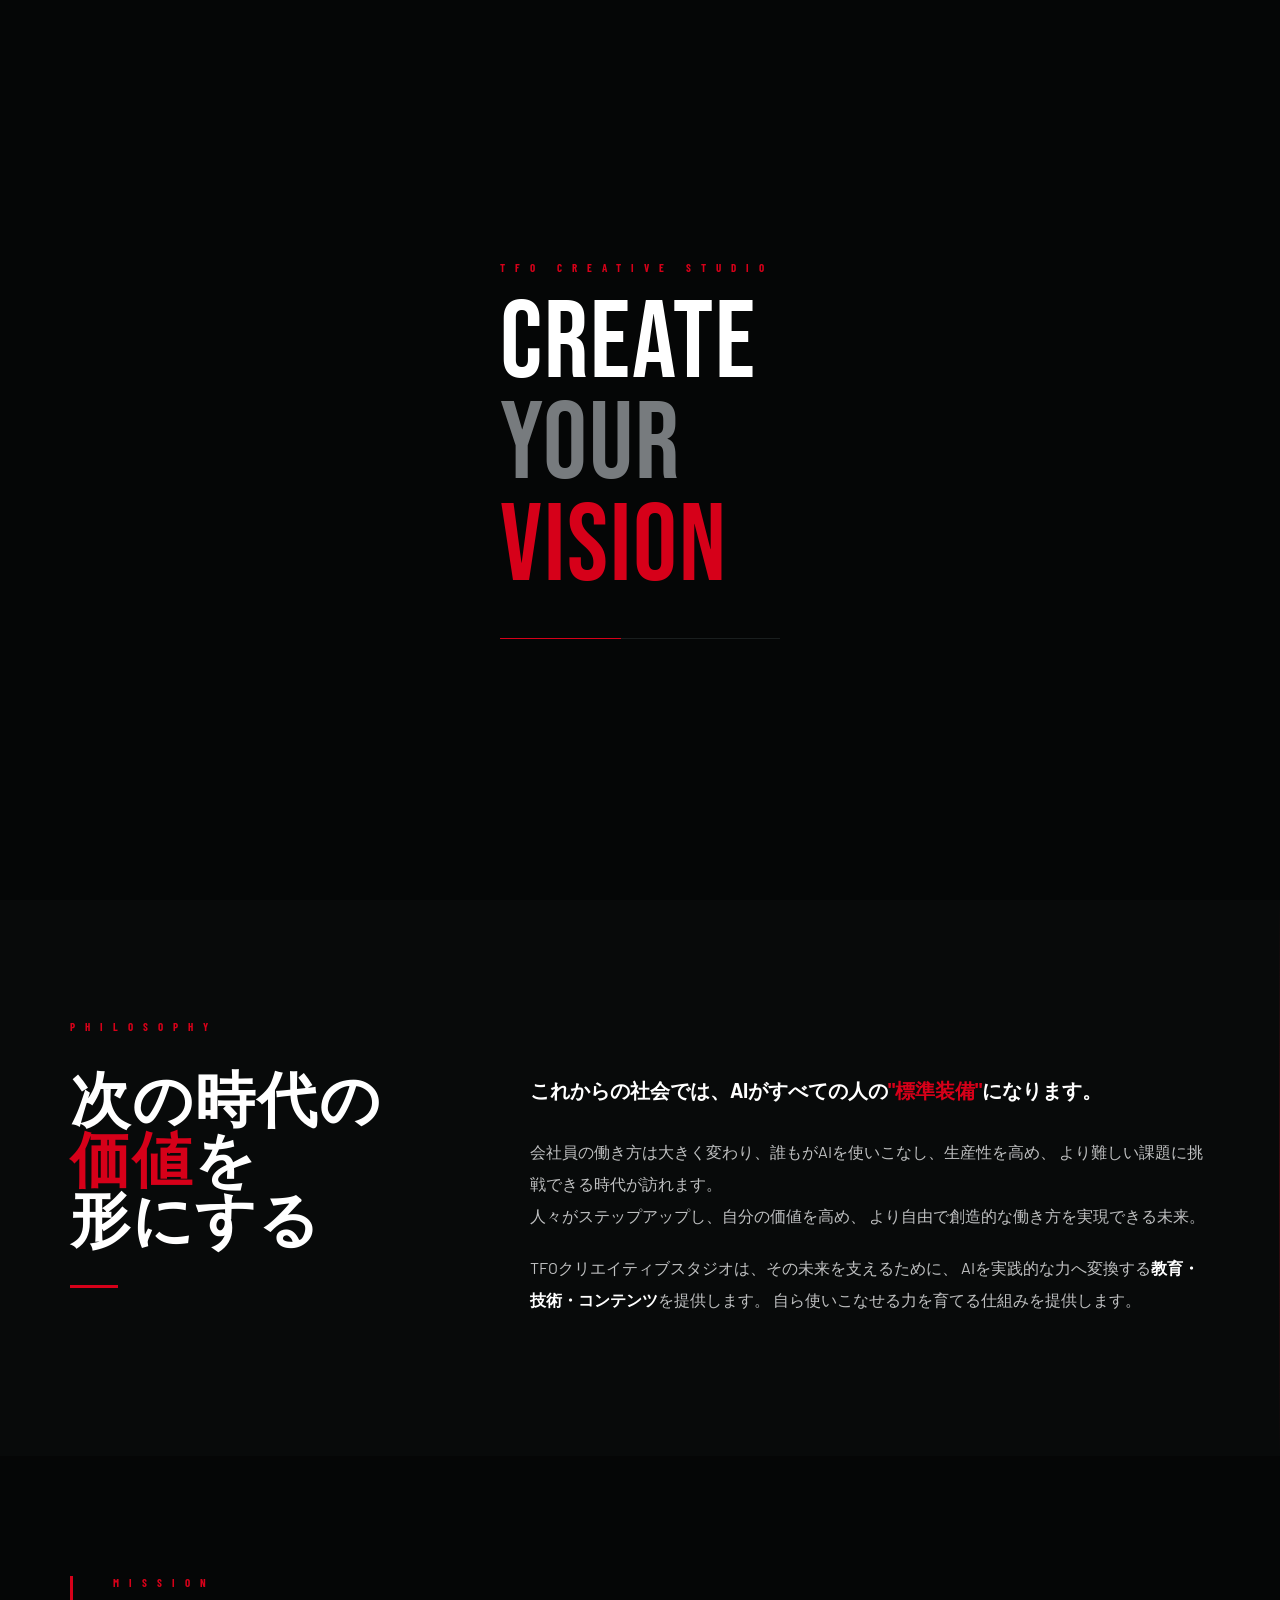
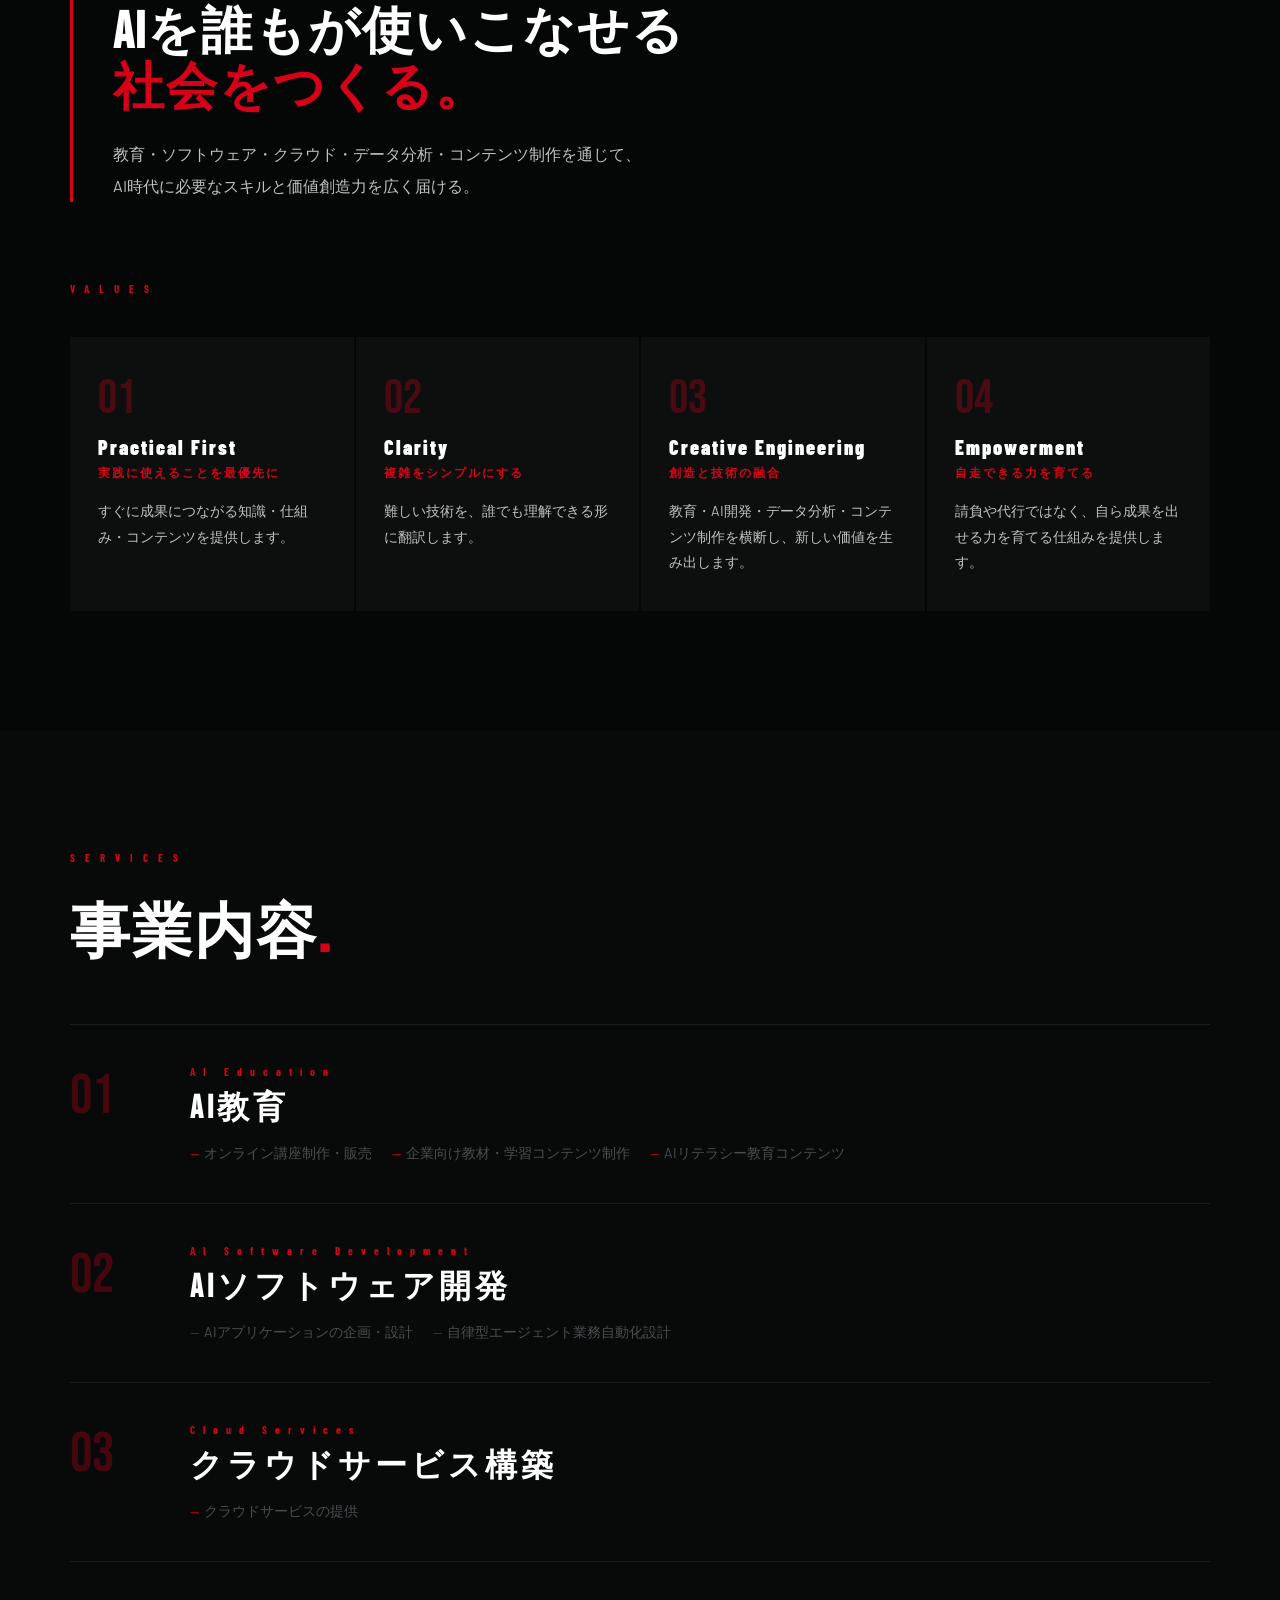
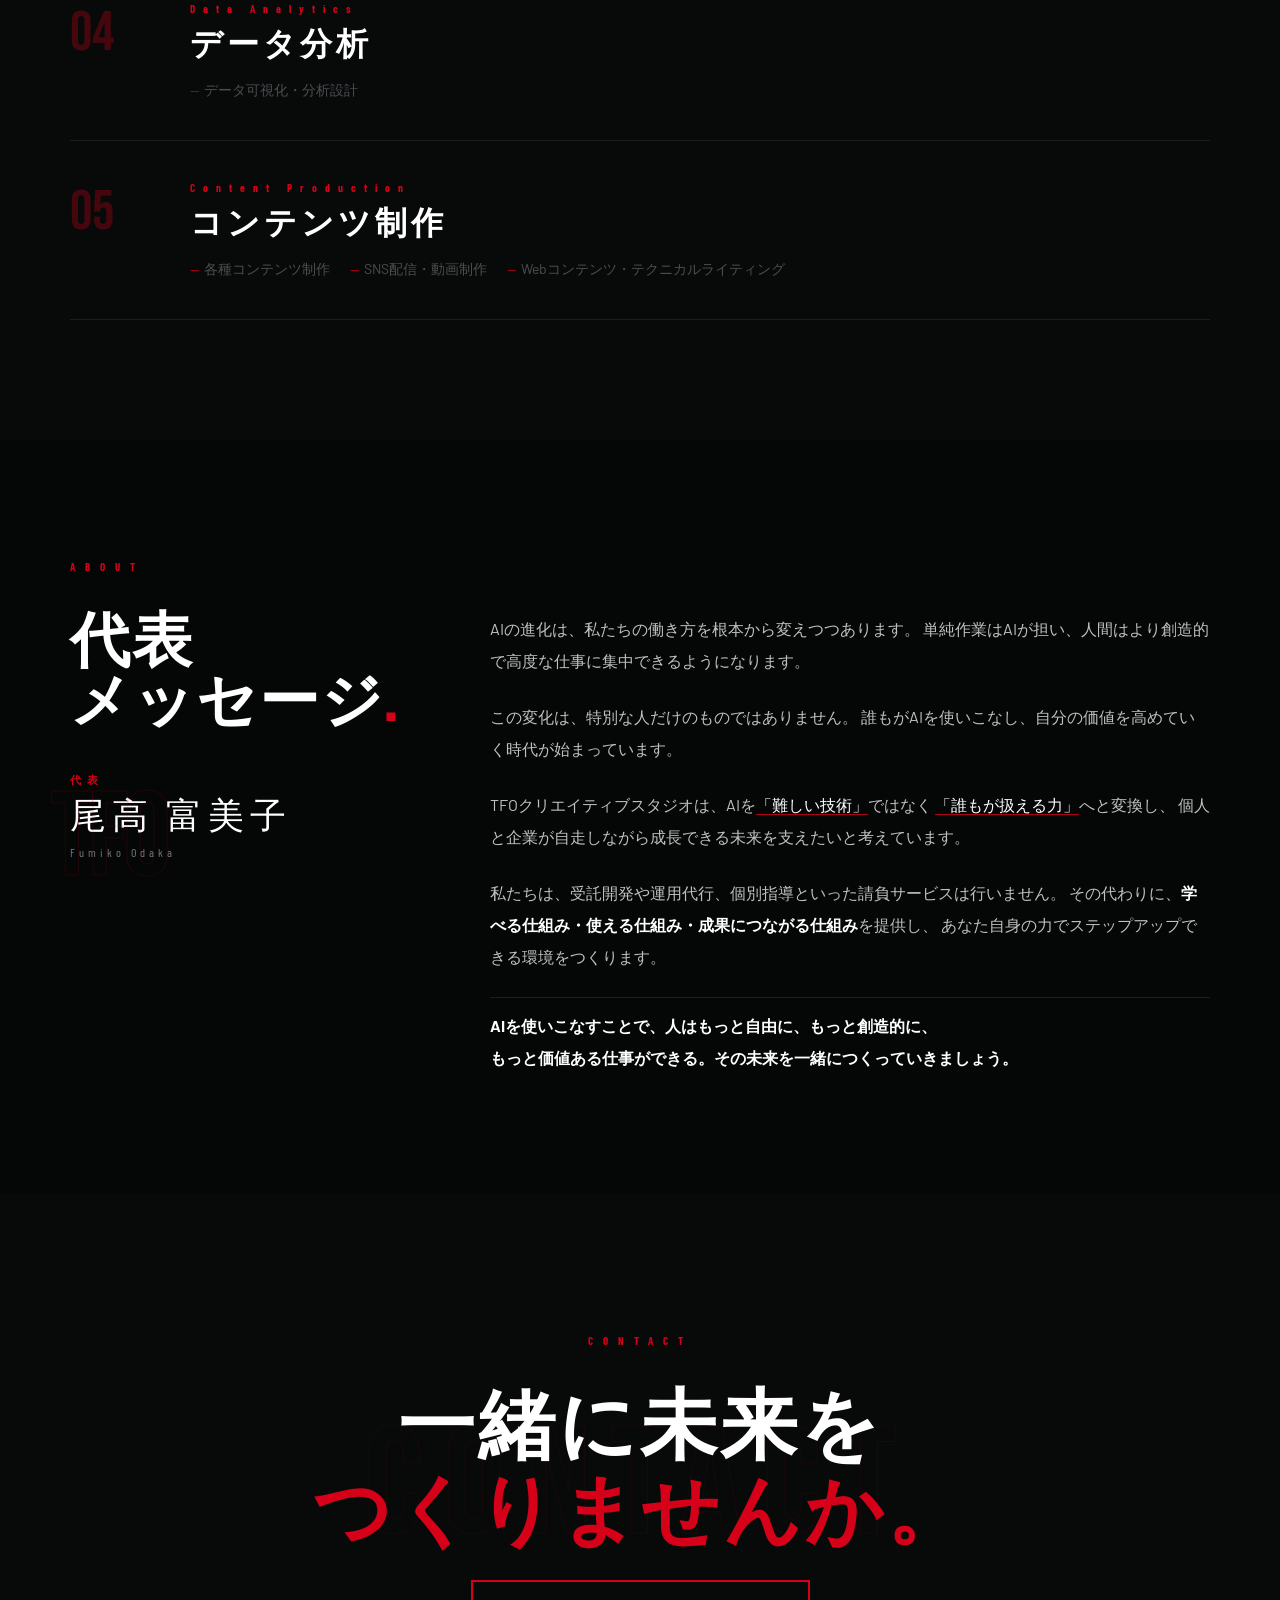
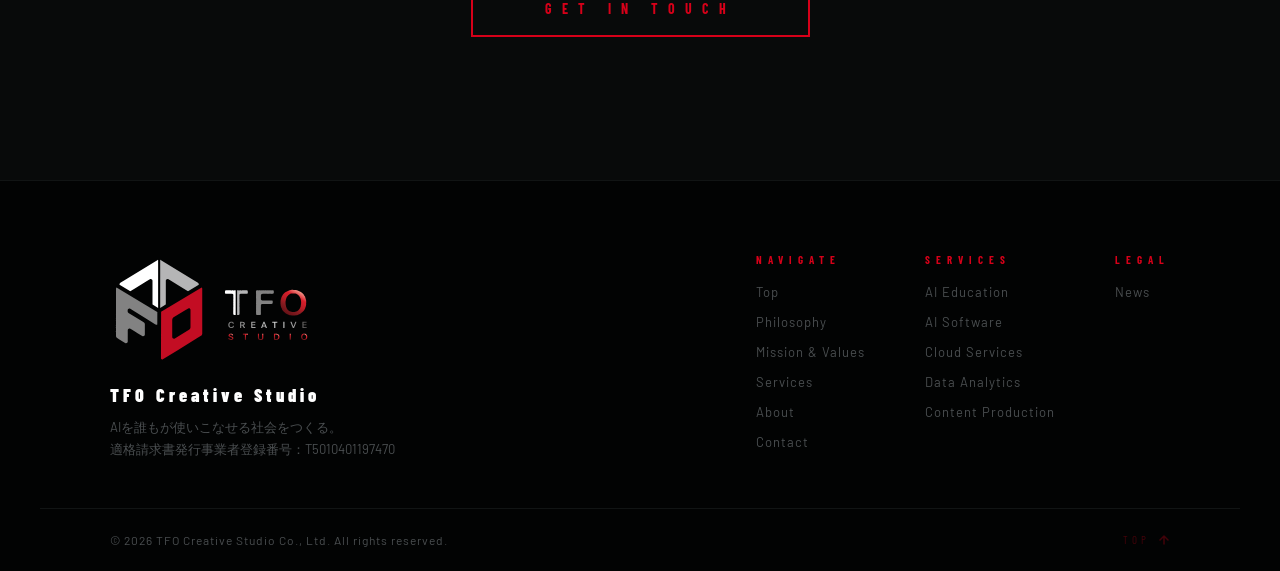
<file: index.html>
<!DOCTYPE html>
<html lang="ja">
<head>
  <meta charset="UTF-8" />
  <meta name="viewport" content="width=device-width, initial-scale=1.0" />

  <!-- =============================================
       BASIC SEO
  ============================================= -->
  <title>TFOクリエイティブスタジオ株式会社 | TFO Creative Studio</title>
  <meta name="description" content="TFOクリエイティブスタジオ（TFO Creative Studio）は、AI教育・AIソフトウェア開発・クラウドサービス・データ分析・コンテンツ制作を通じて、AI時代に必要なスキルと価値創造力を広く届けます。" />
  <meta name="keywords" content="TFO,TFOクリエイティブスタジオ,TFOクリエイティブスタジオ株式会社,TFO Creative Studio,AI教育,AI学習,AIソフトウェア開発,クラウドサービス,データ分析,コンテンツ制作,AIリテラシー,オンライン講座,業務自動化,尾高富美子" />
  <meta name="author" content="TFO Creative Studio" />
  <meta name="robots" content="index, follow" />
  <link rel="canonical" href="https://www.tfocreativestudio.com/" />

  <!-- =============================================
       OGP (Open Graph / SNS シェア)
  ============================================= -->
  <meta property="og:type" content="website" />
  <meta property="og:site_name" content="TFOクリエイティブスタジオ株式会社" />
  <meta property="og:title" content="TFOクリエイティブスタジオ株式会社 | TFO Creative Studio" />
  <meta property="og:description" content="AI教育・AIソフトウェア開発・クラウドサービス・データ分析・コンテンツ制作。TFOクリエイティブスタジオは、AIを誰もが使いこなせる社会をつくります。" />
  <meta property="og:url" content="https://www.tfocreativestudio.com/" />
  <meta property="og:image" content="https://www.tfocreativestudio.com/pic/ogp.png" />
  <meta property="og:locale" content="ja_JP" />

  <!-- =============================================
       Twitter Card
  ============================================= -->
  <meta name="twitter:card" content="summary_large_image" />
  <meta name="twitter:title" content="TFOクリエイティブスタジオ株式会社 | TFO Creative Studio" />
  <meta name="twitter:description" content="AI教育・AIソフトウェア開発・クラウドサービス・データ分析・コンテンツ制作。AIを誰もが使いこなせる社会をつくる。" />
  <meta name="twitter:image" content="https://www.tfocreativestudio.com/pic/ogp.png" />

  <!-- =============================================
       構造化データ (JSON-LD)
       Organization / WebSite / BreadcrumbList
  ============================================= -->
  <script type="application/ld+json">
  {
    "@context": "https://schema.org",
    "@graph": [
      {
        "@type": "Organization",
        "@id": "https://www.tfocreativestudio.com/#organization",
        "name": "TFO Creative Studio",
        "alternateName": ["TFOクリエイティブスタジオ", "TFO"],
        "url": "https://www.tfocreativestudio.com/",
        "logo": {
          "@type": "ImageObject",
          "url": "https://www.tfocreativestudio.com/pic/logo1.svg"
        },
        "description": "AI教育・AIソフトウェア開発・クラウドサービス・データ分析・コンテンツ制作を通じて、AI時代に必要なスキルと価値創造力を広く届けます。",
        "founder": {
          "@type": "Person",
          "name": "尾高 富美子",
          "alternateName": "Fumiko Odaka"
        },
        "contactPoint": {
          "@type": "ContactPoint",
          "contactType": "customer service",
          "email": "contact@tfocreativestudio.com",
          "availableLanguage": ["Japanese", "English"]
        },
        "sameAs": []
      },
      {
        "@type": "WebSite",
        "@id": "https://www.tfocreativestudio.com/#website",
        "url": "https://www.tfocreativestudio.com/",
        "name": "TFO Creative Studio",
        "publisher": {
          "@id": "https://www.tfocreativestudio.com/#organization"
        },
        "inLanguage": "ja"
      },
      {
        "@type": "WebPage",
        "@id": "https://www.tfocreativestudio.com/#webpage",
        "url": "https://www.tfocreativestudio.com/",
        "name": "TFO Creative Studio | TFOクリエイティブスタジオ",
        "isPartOf": {
          "@id": "https://www.tfocreativestudio.com/#website"
        },
        "about": {
          "@id": "https://www.tfocreativestudio.com/#organization"
        },
        "description": "AI教育・AIソフトウェア開発・クラウドサービス・データ分析・コンテンツ制作。TFOクリエイティブスタジオは、AIを誰もが使いこなせる社会をつくります。",
        "inLanguage": "ja"
      }
    ]
  }
  </script>

  <!-- =============================================
       Favicon（実ファイルに合わせて変更してください）
  ============================================= -->
  <link rel="icon" type="image/svg+xml" href="/pic/logo1.svg" />
  <link rel="apple-touch-icon" href="/pic/apple-touch-icon.png" />

  <!-- =============================================
       パフォーマンス
  ============================================= -->
  <link rel="preconnect" href="https://fonts.googleapis.com" />
  <link rel="dns-prefetch" href="https://fonts.googleapis.com" />

  <link rel="stylesheet" href="style.css" />
</head>

<body>

  <!-- ==============================
       LOADING OVERLAY
  ============================== -->
  <div class="loader" id="loader" aria-hidden="true">
    <div class="loader-inner">
      <div class="loader-company">TFO CREATIVE STUDIO</div>
      <div class="loader-lines">
        <span class="ll ll1">CREATE</span>
        <span class="ll ll2">YOUR</span>
        <span class="ll ll3">VISION</span>
      </div>
      <div class="loader-bar-wrap">
        <div class="loader-bar" id="loaderBar"></div>
      </div>
    </div>
    <div class="loader-cover" id="loaderCover"></div>
  </div>

  <!-- ==============================
       HERO
  ============================== -->
  <section class="hero" id="top">

    <header class="header">
      <div class="logo">
        <div class="logo-mark">
          <img src="pic/logo1.svg" alt="TFO Logo" />
        </div>
      </div>
      <nav class="nav">
        <a href="#philosophy">Philosophy</a>
        <a href="#services">Services</a>
        <a href="#about">About</a>
        <a href="#contact">Contact</a>
      </nav>
      <button class="hamburger" aria-label="メニュー" aria-expanded="false">
        <span></span><span></span><span></span>
      </button>
    </header>

    <div class="mobile-menu" aria-hidden="true">
      <button class="mobile-menu-close" aria-label="メニューを閉じる">
        <span></span><span></span>
      </button>
      <a href="#philosophy">Philosophy</a>
      <a href="#services">Services</a>
      <a href="#about">About</a>
      <a href="#contact">Contact</a>
    </div>

    <div class="cross"></div>

    <main class="content">
      <div class="label">TFO CREATIVE STUDIO</div>
      <h1 class="title">
        <span class="title-line"><span class="title-word">CREATE</span></span>
        <span class="title-line"><span class="title-word gray">YOUR</span></span>
        <span class="title-line"><span class="title-word red">VISION</span></span>
      </h1>
      <p class="lead">
        AI時代の新しい価値を創造します<br />
        We create new value for the AI era.
      </p>
      <a href="#philosophy" class="btn hero-btn">DISCOVER</a>
    </main>

    <div class="bg-tfo">TFO</div>
    <div class="outline-mark">
      <img src="pic/logo_outline.svg" alt="" aria-hidden="true" />
    </div>

    <div class="scroll-indicator">
      <span>scroll</span>
      <div class="scroll-line"></div>
    </div>

  </section>


  <!-- ==============================
       PHILOSOPHY
  ============================== -->
  <section class="section philosophy-section" id="philosophy">
    <div class="section-inner">

      <div class="section-label reveal">PHILOSOPHY</div>

      <div class="philosophy-grid">
        <div class="philosophy-left reveal-left">
          <h2 class="section-title">
            次の時代の<br><span class="red">価値</span>を<br>形にする
          </h2>
          <div class="red-bar"></div>
        </div>
        <div class="philosophy-right">
          <p class="philosophy-lead reveal-up">
            これからの社会では、AIがすべての人の<em>"標準装備"</em>になります。
          </p>
          <p class="philosophy-body reveal-up" data-delay="0.15">
            会社員の働き方は大きく変わり、誰もがAIを使いこなし、生産性を高め、
            より難しい課題に挑戦できる時代が訪れます。<br>
            人々がステップアップし、自分の価値を高め、
            より自由で創造的な働き方を実現できる未来。
          </p>
          <p class="philosophy-body reveal-up" data-delay="0.25">
            TFOクリエイティブスタジオは、その未来を支えるために、
            AIを実践的な力へ変換する<strong>教育・技術・コンテンツ</strong>を提供します。
            自ら使いこなせる力を育てる仕組みを提供します。
          </p>
        </div>
      </div>

    </div>
  </section>


  <!-- ==============================
       MISSION & VALUES
  ============================== -->
  <section class="section mission-section" id="mission">
    <div class="section-inner">

      <div class="mission-block reveal-up">
        <div class="mission-tag">MISSION</div>
        <h2 class="mission-title">
          AIを誰もが使いこなせる<br class="br-desktop"><span class="red">社会をつくる。</span>
        </h2>
        <p class="mission-body">
          教育・ソフトウェア・クラウド・データ分析・コンテンツ制作を通じて、<br />
          AI時代に必要なスキルと価値創造力を広く届ける。
        </p>
      </div>

      <div class="values-grid">
        <div class="section-label reveal" style="grid-column:1/-1;">VALUES</div>

        <div class="value-card reveal-up" data-delay="0">
          <div class="value-num">01</div>
          <div class="value-name">Practical First</div>
          <div class="value-sub">実践に使えることを最優先に</div>
          <p>すぐに成果につながる知識・仕組み・コンテンツを提供します。</p>
        </div>
        <div class="value-card reveal-up" data-delay="0.1">
          <div class="value-num">02</div>
          <div class="value-name">Clarity</div>
          <div class="value-sub">複雑をシンプルにする</div>
          <p>難しい技術を、誰でも理解できる形に翻訳します。</p>
        </div>
        <div class="value-card reveal-up" data-delay="0.2">
          <div class="value-num">03</div>
          <div class="value-name">Creative Engineering</div>
          <div class="value-sub">創造と技術の融合</div>
          <p>教育・AI開発・データ分析・コンテンツ制作を横断し、新しい価値を生み出します。</p>
        </div>
        <div class="value-card reveal-up" data-delay="0.3">
          <div class="value-num">04</div>
          <div class="value-name">Empowerment</div>
          <div class="value-sub">自走できる力を育てる</div>
          <p>請負や代行ではなく、自ら成果を出せる力を育てる仕組みを提供します。</p>
        </div>
      </div>

    </div>
  </section>


  <!-- ==============================
       SERVICES
  ============================== -->
  <section class="section services-section" id="services">
    <div class="section-inner">

      <div class="section-label reveal">SERVICES</div>
      <h2 class="section-title reveal-left">事業内容<span class="red">.</span></h2>

      <div class="services-list">

        <div class="service-item reveal-up" data-delay="0">
          <div class="service-index">01</div>
          <div class="service-body">
            <div class="service-en">AI Education</div>
            <h3 class="service-ja">AI教育</h3>
            <ul>
              <li>オンライン講座制作・販売</li>
              <li>企業向け教材・学習コンテンツ制作</li>
              <li>AIリテラシー教育コンテンツ</li>
            </ul>
          </div>
          <div class="service-line"></div>
        </div>

        <div class="service-item reveal-up" data-delay="0.08">
          <div class="service-index">02</div>
          <div class="service-body">
            <div class="service-en">AI Software Development</div>
            <h3 class="service-ja">AIソフトウェア開発</h3>
            <ul>
              <li>AIアプリケーションの企画・設計</li>
              <li>自律型エージェント業務自動化設計</li>
            </ul>
          </div>
          <div class="service-line"></div>
        </div>

        <div class="service-item reveal-up" data-delay="0.16">
          <div class="service-index">03</div>
          <div class="service-body">
            <div class="service-en">Cloud Services</div>
            <h3 class="service-ja">クラウドサービス構築</h3>
            <ul>
              <li>クラウドサービスの提供</li>
            </ul>
          </div>
          <div class="service-line"></div>
        </div>

        <div class="service-item reveal-up" data-delay="0.24">
          <div class="service-index">04</div>
          <div class="service-body">
            <div class="service-en">Data Analytics</div>
            <h3 class="service-ja">データ分析</h3>
            <ul>
              <li>データ可視化・分析設計</li>
            </ul>
          </div>
          <div class="service-line"></div>
        </div>

        <div class="service-item reveal-up" data-delay="0.32">
          <div class="service-index">05</div>
          <div class="service-body">
            <div class="service-en">Content Production</div>
            <h3 class="service-ja">コンテンツ制作</h3>
            <ul>
              <li>各種コンテンツ制作</li>
              <li>SNS配信・動画制作</li>
              <li>Webコンテンツ・テクニカルライティング</li>
            </ul>
          </div>
          <div class="service-line"></div>
        </div>

      </div>
    </div>
  </section>


  <!-- ==============================
       ABOUT / REP MESSAGE
  ============================== -->
  <section class="section about-section" id="about">
    <div class="section-inner">

      <div class="section-label reveal">ABOUT</div>

      <div class="about-grid">
        <div class="about-left reveal-left">
          <h2 class="section-title">代表<br>メッセージ<span class="red">.</span></h2>
          <div class="rep-name reveal-up" data-delay="0.3">
            <span class="rep-title-label">代表</span>
            <span class="rep-kanji">尾高 富美子</span>
            <span class="rep-roman">Fumiko Odaka</span>
          </div>
          <div class="about-logo-bg">TFO</div>
        </div>
        <div class="about-right">
          <blockquote class="rep-message">
            <p class="reveal-up" data-delay="0">
              AIの進化は、私たちの働き方を根本から変えつつあります。
              単純作業はAIが担い、人間はより創造的で高度な仕事に集中できるようになります。
            </p>
            <p class="reveal-up" data-delay="0.1">
              この変化は、特別な人だけのものではありません。
              誰もがAIを使いこなし、自分の価値を高めていく時代が始まっています。
            </p>
            <p class="reveal-up" data-delay="0.2">
              TFOクリエイティブスタジオは、AIを<em>「難しい技術」</em>ではなく
              <em>「誰もが扱える力」</em>へと変換し、
              個人と企業が自走しながら成長できる未来を支えたいと考えています。
            </p>
            <p class="reveal-up" data-delay="0.3">
              私たちは、受託開発や運用代行、個別指導といった請負サービスは行いません。
              その代わりに、<strong>学べる仕組み・使える仕組み・成果につながる仕組み</strong>を提供し、
              あなた自身の力でステップアップできる環境をつくります。
            </p>
            <p class="reveal-up sig-line" data-delay="0.4">
              AIを使いこなすことで、人はもっと自由に、もっと創造的に、<br>
              もっと価値ある仕事ができる。その未来を一緒につくっていきましょう。
            </p>
          </blockquote>
        </div>
      </div>

    </div>
  </section>


  <!-- ==============================
       CONTACT
  ============================== -->
  <section class="section contact-section" id="contact">
    <div class="section-inner contact-inner">
      <div class="contact-bg-text">CONTACT</div>
      <div class="section-label reveal">CONTACT</div>
      <h2 class="contact-title reveal-up">一緒に未来を<br><span class="red">つくりませんか。</span></h2>
      <a href="mailto:contact@tfocreativestudio.com" class="btn contact-btn reveal-up" data-delay="0.2">
        GET IN TOUCH
      </a>
    </div>
  </section>


  <!-- ==============================
       FOOTER
  ============================== -->
  <footer class="footer">
    <div class="footer-inner">

      <div class="footer-brand">
        <div class="footer-logo">
          <img src="pic/logo2.svg" alt="TFO Logo" />
        </div>
        <div class="footer-name">TFO Creative Studio</div>
        <p class="footer-tagline">AIを誰もが使いこなせる社会をつくる。</p>
        <p class="footer-tagline">適格請求書発行事業者登録番号：T5010401197470</p>
      </div>

      <nav class="footer-nav">
        <div class="footer-nav-col">
          <div class="footer-nav-head">NAVIGATE</div>
          <a href="#top">Top</a>
          <a href="#philosophy">Philosophy</a>
          <a href="#mission">Mission &amp; Values</a>
          <a href="#services">Services</a>
          <a href="#about">About</a>
          <a href="#contact">Contact</a>
        </div>
        <div class="footer-nav-col">
          <div class="footer-nav-head">SERVICES</div>
          <a href="#services">AI Education</a>
          <a href="#services">AI Software</a>
          <a href="#services">Cloud Services</a>
          <a href="#services">Data Analytics</a>
          <a href="#services">Content Production</a>
        </div>
        <div class="footer-nav-col">
          <div class="footer-nav-head">LEGAL</div>
          <a href="/news">News</a>
          <!-- <a href="/announces">電子公告（決算公告）</a> -->
        </div>
      </nav>

    </div>

    <div class="footer-bottom">
      <span class="footer-copy">&copy; 2026 TFO Creative Studio Co., Ltd. All rights reserved.</span>
      <a href="#top" class="back-to-top" aria-label="ページトップへ">
        <span>TOP</span>
        <svg width="12" height="12" viewBox="0 0 12 12" fill="none">
          <path d="M6 10V2M6 2L2 6M6 2L10 6" stroke="currentColor" stroke-width="1.5" stroke-linecap="round" stroke-linejoin="round"/>
        </svg>
      </a>
    </div>
  </footer>


  <script src="main.js"></script>
</body>
</html>
</file>
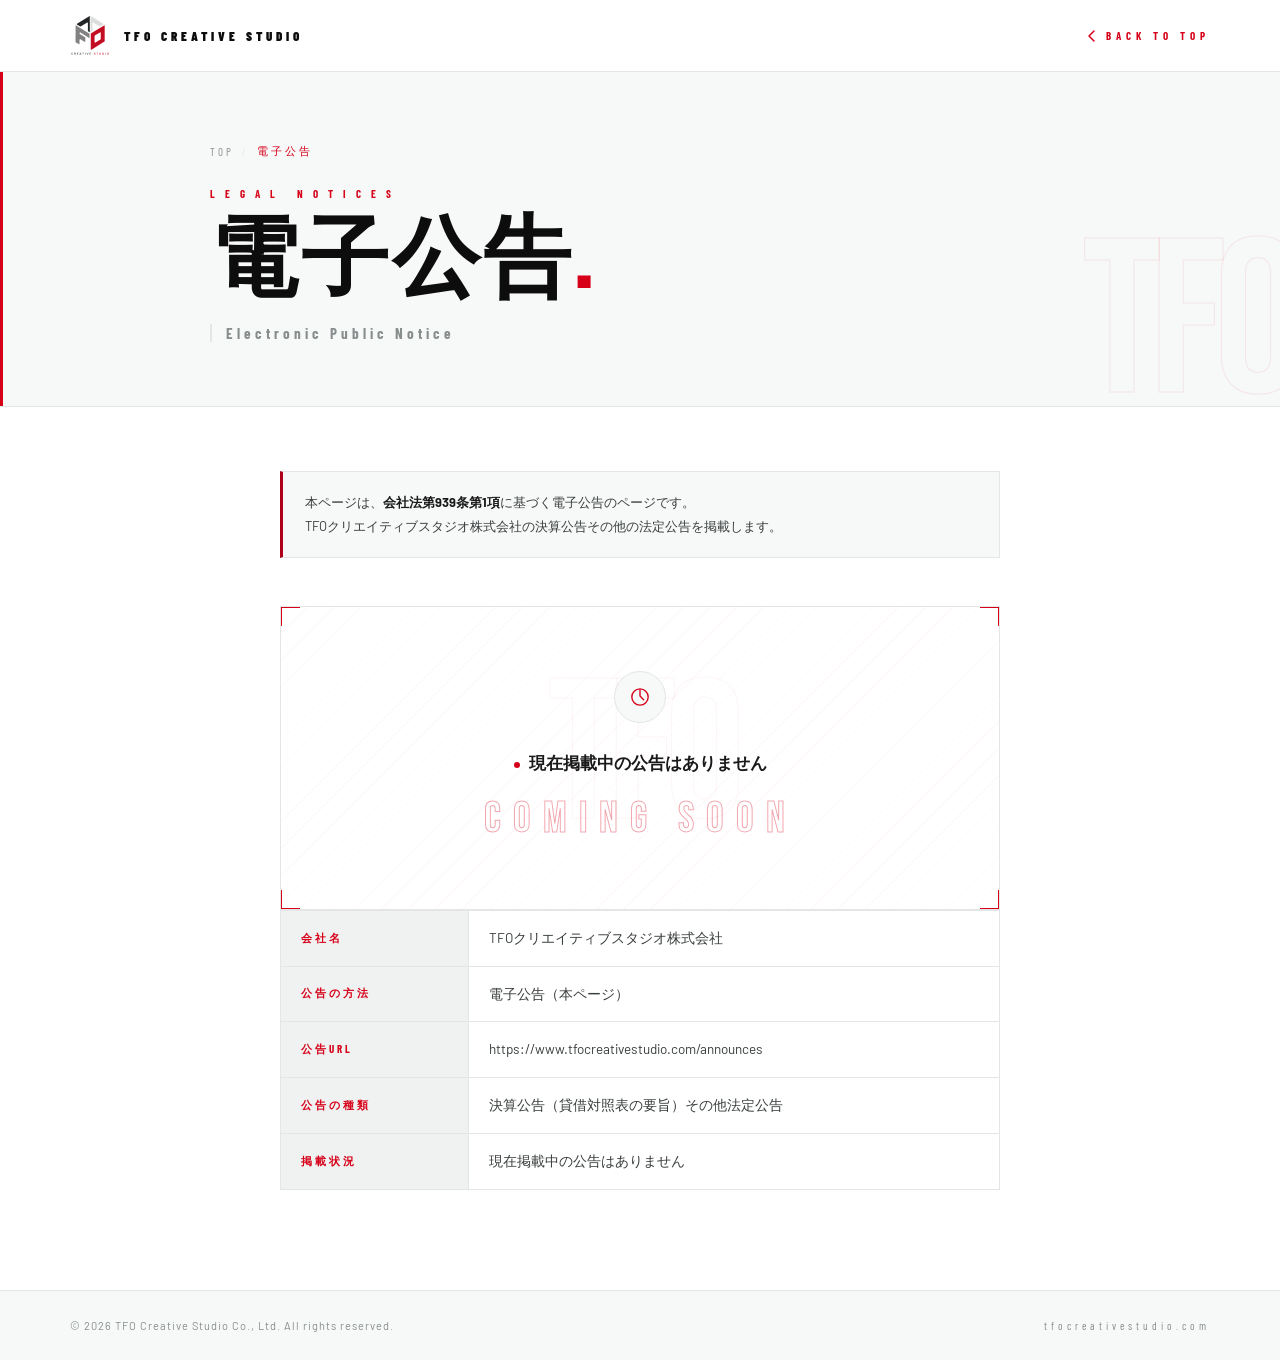
<file: announces/index.html>
<!DOCTYPE html>
<html lang="ja">
<head>
  <meta charset="UTF-8" />
  <meta name="viewport" content="width=device-width, initial-scale=1.0" />
  <title>電子公告 — TFO Creative Studio</title>
  <link rel="preconnect" href="https://fonts.googleapis.com">
  <link rel="stylesheet" href="https://fonts.googleapis.com/css2?family=Bebas+Neue&family=Barlow+Condensed:wght@400;700;900&family=Barlow:wght@400;700&display=swap" />
  <style>
    *, *::before, *::after { margin: 0; padding: 0; box-sizing: border-box; }

    :root {
      --red:       #d60019;
      --red-mid:   #b00019;
      --red-pale:  rgba(214, 0, 25, 0.07);
      --red-line:  rgba(214, 0, 25, 0.18);
      --black:     #0d0d0d;
      --ink:       #1a1a1a;
      --body-text: #3a3e3e;
      --muted:     #888e8e;
      --border:    #e4e6e6;
      --bg:        #ffffff;
      --bg-soft:   #f7f8f8;
      --bg-rule:   #f0f1f1;
    }

    html, body {
      width: 100%;
      overflow-x: hidden;
      background: var(--bg);
      color: var(--ink);
      font-family: 'Barlow', Arial, sans-serif;
    }

    /* ── Scrollbar ── */
    ::-webkit-scrollbar { width: 3px; }
    ::-webkit-scrollbar-track { background: var(--bg); }
    ::-webkit-scrollbar-thumb { background: var(--red-mid); }

    /* ========================
       HEADER
    ======================== */
    .ann-header {
      position: sticky;
      top: 0;
      z-index: 100;
      background: rgba(255,255,255,0.92);
      backdrop-filter: blur(12px);
      -webkit-backdrop-filter: blur(12px);
      border-bottom: 1px solid var(--border);
      padding: 0 70px;
      height: 72px;
      display: flex;
      justify-content: space-between;
      align-items: center;
    }

    .ann-logo {
      display: flex;
      align-items: center;
      gap: 14px;
      text-decoration: none;
    }

    .ann-logo img {
      width: 40px;
      height: auto;
      /* invert white logo to black for light bg */
      /* filter: invert(1) brightness(0); */
    }

    .ann-logo-text {
      font-family: 'Barlow Condensed', sans-serif;
      font-size: 13px;
      font-weight: 900;
      letter-spacing: 4px;
      color: var(--black);
    }

    .ann-back {
      display: flex;
      align-items: center;
      gap: 7px;
      font-family: 'Barlow Condensed', sans-serif;
      font-size: 11px;
      letter-spacing: 5px;
      font-weight: 700;
      color: var(--red);
      text-decoration: none;
      transition: opacity 0.2s;
    }

    .ann-back:hover { opacity: 0.65; }
    .ann-back:hover svg { transform: translateX(-3px); }
    .ann-back svg { transition: transform 0.2s; }

    /* ========================
       HERO STRIP
    ======================== */
    .ann-hero {
      background: var(--bg-soft);
      padding: 72px 70px 64px;
      border-bottom: 1px solid var(--border);
      position: relative;
      overflow: hidden;
    }

    .ann-hero-inner {
      max-width: 860px;
      margin: 0 auto;
      position: relative;
      z-index: 2;
    }

    /* watermark */
    .ann-hero::after {
      content: 'TFO';
      position: absolute;
      right: -10px;
      bottom: -30px;
      font-family: 'Bebas Neue', sans-serif;
      font-size: 220px;
      letter-spacing: -12px;
      color: transparent;
      -webkit-text-stroke: 1px rgba(214,0,25,0.08);
      pointer-events: none;
      line-height: 1;
      z-index: 1;
    }

    /* red accent line left */
    .ann-hero::before {
      content: '';
      position: absolute;
      left: 0; top: 0;
      width: 3px;
      height: 100%;
      background: var(--red);
    }

    .ann-hero-label {
      font-family: 'Barlow Condensed', sans-serif;
      font-size: 11px;
      letter-spacing: 10px;
      color: var(--red);
      font-weight: 700;
      margin-bottom: 20px;
      opacity: 0;
      animation: fadeIn 0.5s ease 0.1s forwards;
    }

    .ann-hero-title {
      font-family: 'Bebas Neue', sans-serif;
      font-size: clamp(52px, 7vw, 88px);
      line-height: 0.95;
      letter-spacing: 3px;
      color: var(--black);
      margin-bottom: 20px;
      opacity: 0;
      transform: translateY(16px);
      animation: fadeUp 0.7s cubic-bezier(0.22,1,0.36,1) 0.2s forwards;
    }

    .ann-hero-title .dot { color: var(--red); }

    .ann-hero-sub {
      font-family: 'Barlow Condensed', sans-serif;
      font-size: 15px;
      letter-spacing: 4px;
      color: var(--muted);
      font-weight: 700;
      padding-left: 14px;
      border-left: 2px solid var(--border);
      opacity: 0;
      animation: fadeIn 0.5s ease 0.5s forwards;
    }

    /* breadcrumb in hero */
    .breadcrumb {
      display: flex;
      align-items: center;
      gap: 8px;
      font-family: 'Barlow Condensed', sans-serif;
      font-size: 11px;
      letter-spacing: 3px;
      color: var(--muted);
      margin-bottom: 28px;
      opacity: 0;
      animation: fadeIn 0.5s ease 0s forwards;
    }

    .breadcrumb a {
      color: var(--muted);
      text-decoration: none;
      transition: color 0.2s;
    }

    .breadcrumb a:hover { color: var(--red); }
    .breadcrumb-sep { color: var(--border); }
    .breadcrumb-current { color: var(--red); }

    /* ========================
       MAIN
    ======================== */
    .ann-main {
      max-width: 860px;
      margin: 0 auto;
      padding: 64px 70px 100px;
    }

    /* ── Legal note ── */
    .ann-legal-note {
      background: var(--bg-soft);
      border: 1px solid var(--border);
      border-left: 3px solid var(--red-mid);
      padding: 18px 22px;
      font-size: 13px;
      color: var(--body-text);
      line-height: 1.9;
      margin-bottom: 48px;
      opacity: 0;
      animation: fadeIn 0.5s ease 0.3s forwards;
    }

    .ann-legal-note strong {
      color: var(--ink);
      font-weight: 700;
    }

    /* ── Status box ── */
    .ann-status-box {
      position: relative;
      border: 1px solid var(--border);
      background: var(--bg);
      padding: 64px 40px;
      text-align: center;
      overflow: hidden;
      margin-bottom: 0;
      opacity: 0;
      transform: translateY(20px);
      animation: fadeUp 0.8s cubic-bezier(0.22,1,0.36,1) 0.45s forwards;
    }

    /* subtle diagonal pattern */
    .ann-status-box::before {
      content: '';
      position: absolute;
      inset: 0;
      background-image: repeating-linear-gradient(
        -45deg,
        transparent,
        transparent 18px,
        rgba(214,0,25,0.025) 18px,
        rgba(214,0,25,0.025) 19px
      );
      pointer-events: none;
    }

    /* Corner accents */
    .corner-tl, .corner-tr, .corner-bl, .corner-br {
      position: absolute;
      width: 20px;
      height: 20px;
    }

    .corner-tl { top: -1px; left: -1px;   border-top: 2px solid var(--red); border-left:  2px solid var(--red); }
    .corner-tr { top: -1px; right: -1px;  border-top: 2px solid var(--red); border-right: 2px solid var(--red); }
    .corner-bl { bottom: -1px; left: -1px;  border-bottom: 2px solid var(--red); border-left:  2px solid var(--red); }
    .corner-br { bottom: -1px; right: -1px; border-bottom: 2px solid var(--red); border-right: 2px solid var(--red); }

    .ann-watermark {
      position: absolute;
      top: 50%; left: 50%;
      transform: translate(-50%, -50%);
      font-family: 'Bebas Neue', sans-serif;
      font-size: 200px;
      letter-spacing: -12px;
      color: transparent;
      -webkit-text-stroke: 1px rgba(214,0,25,0.04);
      pointer-events: none;
      user-select: none;
      line-height: 1;
      white-space: nowrap;
    }

    .ann-status-icon {
      width: 52px;
      height: 52px;
      border: 1px solid var(--border);
      border-radius: 50%;
      display: flex;
      align-items: center;
      justify-content: center;
      margin: 0 auto 24px;
      position: relative;
      background: var(--bg-soft);
      animation: iconPulse 3s ease-in-out infinite 1.5s;
    }

    @keyframes iconPulse {
      0%, 100% { box-shadow: 0 0 0 0 rgba(214,0,25,0); }
      50%       { box-shadow: 0 0 0 10px rgba(214,0,25,0.06); }
    }

    .ann-status-ja {
      font-size: 17px;
      font-weight: 700;
      color: var(--ink);
      line-height: 1.8;
      margin-bottom: 14px;
      position: relative;
    }

    .ann-status-dot {
      display: inline-block;
      width: 6px;
      height: 6px;
      background: var(--red);
      border-radius: 50%;
      margin-right: 9px;
      vertical-align: middle;
      animation: dotBlink 1.6s ease-in-out infinite;
    }

    @keyframes dotBlink {
      0%, 100% { opacity: 1; transform: scale(1); }
      50%       { opacity: 0.25; transform: scale(0.65); }
    }

    .ann-status-en {
      font-family: 'Bebas Neue', sans-serif;
      font-size: clamp(28px, 4vw, 44px);
      letter-spacing: 12px;
      color: transparent;
      -webkit-text-stroke: 1px rgba(214,0,25,0.35);
      position: relative;
      animation: flicker 6s infinite 2s;
    }

    @keyframes flicker {
      0%, 97%, 100% { opacity: 1; }
      98% { opacity: 0.7; }
      99% { opacity: 1; }
    }

    /* ── Info table ── */
    .ann-info {
      border: 1px solid var(--border);
      border-top: none;
      opacity: 0;
      animation: fadeIn 0.6s ease 0.9s forwards;
    }

    .ann-info-row {
      display: grid;
      grid-template-columns: 188px 1fr;
      border-top: 1px solid var(--border);
      transition: background 0.15s;
    }

    .ann-info-row:hover { background: var(--red-pale); }

    .ann-info-th {
      padding: 16px 20px;
      font-family: 'Barlow Condensed', sans-serif;
      font-size: 11px;
      letter-spacing: 3px;
      font-weight: 700;
      color: var(--red);
      background: var(--bg-rule);
      border-right: 1px solid var(--border);
      display: flex;
      align-items: center;
    }

    .ann-info-td {
      padding: 16px 20px;
      font-size: 13.5px;
      color: var(--body-text);
      line-height: 1.7;
      display: flex;
      align-items: center;
    }

    /* ========================
       FOOTER
    ======================== */
    .ann-footer {
      background: var(--bg-soft);
      border-top: 1px solid var(--border);
      padding: 28px 70px;
      display: flex;
      justify-content: space-between;
      align-items: center;
    }

    .ann-footer-copy {
      font-size: 11px;
      color: var(--muted);
      letter-spacing: 1px;
    }

    .ann-footer-link {
      font-family: 'Barlow Condensed', sans-serif;
      font-size: 11px;
      letter-spacing: 4px;
      color: var(--muted);
      text-decoration: none;
      transition: color 0.2s;
    }

    .ann-footer-link:hover { color: var(--red); }

    /* ========================
       KEYFRAMES
    ======================== */
    @keyframes fadeIn {
      to { opacity: 1; }
    }

    @keyframes fadeUp {
      to { opacity: 1; transform: translateY(0); }
    }

    /* ========================
       RESPONSIVE
    ======================== */
    @media (max-width: 768px) {
      .ann-header {
        padding: 0 20px;
        height: 60px;
      }

      .ann-logo-text { display: none; }

      .ann-hero {
        padding: 48px 24px 44px;
      }

      .ann-main {
        padding: 40px 20px 72px;
      }

      .ann-status-box {
        padding: 48px 20px;
      }

      .ann-watermark { font-size: 110px; }

      .ann-info-row {
        grid-template-columns: 120px 1fr;
      }

      .ann-info-th,
      .ann-info-td {
        padding: 14px 14px;
        font-size: 12px;
      }

      .ann-footer {
        padding: 24px 20px;
        flex-direction: column;
        gap: 10px;
        text-align: center;
      }
    }
  </style>
</head>

<body>

  <!-- Header -->
  <header class="ann-header">
    <a href="/" class="ann-logo">
      <img src="/pic/logo3.svg" alt="TFO Logo" />
      <span class="ann-logo-text">TFO CREATIVE STUDIO</span>
    </a>
    <a href="/" class="ann-back">
      <svg width="14" height="14" viewBox="0 0 14 14" fill="none">
        <path d="M9 2L4 7L9 12" stroke="currentColor" stroke-width="1.5" stroke-linecap="round" stroke-linejoin="round"/>
      </svg>
      BACK TO TOP
    </a>
  </header>

  <!-- Hero strip -->
  <div class="ann-hero">
    <div class="ann-hero-inner">
      <div class="breadcrumb">
        <a href="/">TOP</a>
        <span class="breadcrumb-sep">/</span>
        <span class="breadcrumb-current">電子公告</span>
      </div>
      <div class="ann-hero-label">LEGAL NOTICES</div>
      <h1 class="ann-hero-title">電子公告<span class="dot">.</span></h1>
      <p class="ann-hero-sub">Electronic Public Notice</p>
    </div>
  </div>

  <!-- Main -->
  <main class="ann-main">

    <!-- Legal note -->
    <div class="ann-legal-note">
      本ページは、<strong>会社法第939条第1項</strong>に基づく電子公告のページです。<br>
      TFOクリエイティブスタジオ株式会社の決算公告その他の法定公告を掲載します。
    </div>

    <!-- Status box -->
    <div class="ann-status-box">
      <div class="corner-tl"></div>
      <div class="corner-tr"></div>
      <div class="corner-bl"></div>
      <div class="corner-br"></div>
      <div class="ann-watermark">TFO</div>

      <div class="ann-status-icon">
        <svg width="20" height="20" viewBox="0 0 22 22" fill="none">
          <path d="M11 3v7l4 4" stroke="#d60019" stroke-width="1.5" stroke-linecap="round"/>
          <circle cx="11" cy="11" r="9" stroke="#d60019" stroke-width="1.5"/>
        </svg>
      </div>

      <p class="ann-status-ja">
        <span class="ann-status-dot"></span>現在掲載中の公告はありません
      </p>
      <p class="ann-status-en">COMING SOON</p>
    </div>

    <!-- Info table -->
    <div class="ann-info">
      <div class="ann-info-row">
        <div class="ann-info-th">会社名</div>
        <div class="ann-info-td">TFOクリエイティブスタジオ株式会社</div>
      </div>
      <div class="ann-info-row">
        <div class="ann-info-th">公告の方法</div>
        <div class="ann-info-td">電子公告（本ページ）</div>
      </div>
      <div class="ann-info-row">
        <div class="ann-info-th">公告URL</div>
        <div class="ann-info-td">https://www.tfocreativestudio.com/announces</div>
      </div>
      <div class="ann-info-row">
        <div class="ann-info-th">公告の種類</div>
        <div class="ann-info-td">決算公告（貸借対照表の要旨）その他法定公告</div>
      </div>
      <div class="ann-info-row">
        <div class="ann-info-th">掲載状況</div>
        <div class="ann-info-td">現在掲載中の公告はありません</div>
      </div>
    </div>

  </main>

  <!-- Footer -->
  <footer class="ann-footer">
    <span class="ann-footer-copy">&copy; 2026 TFO Creative Studio Co., Ltd. All rights reserved.</span>
    <a href="/" class="ann-footer-link">tfocreativestudio.com</a>
  </footer>

</body>
</html>
</file>
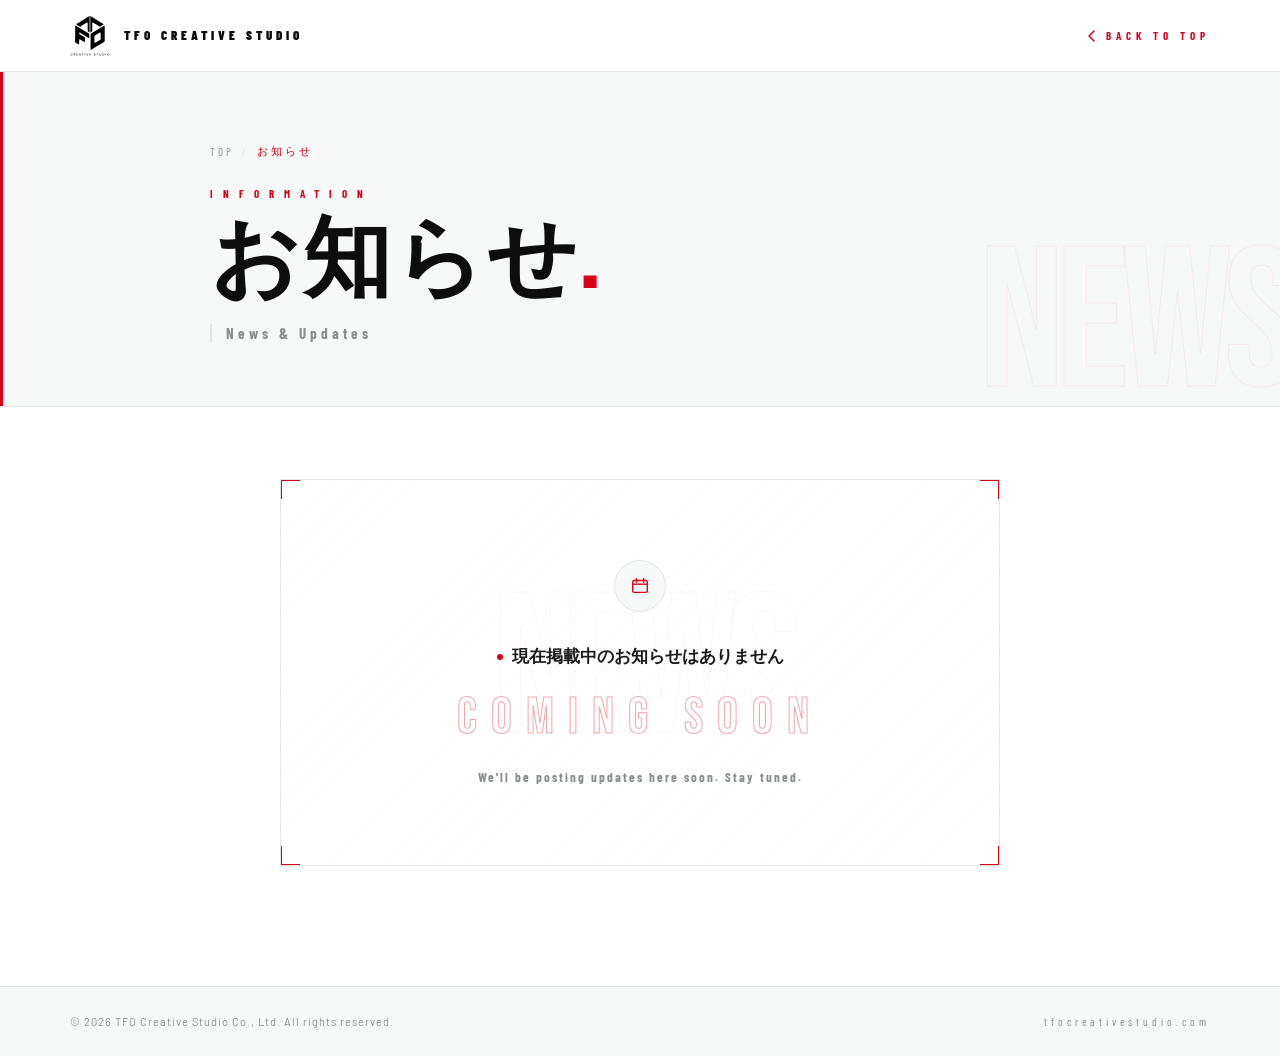
<file: news/index.html>
<!DOCTYPE html>
<html lang="ja">
<head>
  <meta charset="UTF-8" />
  <meta name="viewport" content="width=device-width, initial-scale=1.0" />
  <title>お知らせ — TFO Creative Studio</title>
  <link rel="preconnect" href="https://fonts.googleapis.com">
  <link rel="stylesheet" href="https://fonts.googleapis.com/css2?family=Bebas+Neue&family=Barlow+Condensed:wght@400;700;900&family=Barlow:wght@400;700&display=swap" />
  <style>
    *, *::before, *::after { margin: 0; padding: 0; box-sizing: border-box; }

    :root {
      --red:       #d60019;
      --red-mid:   #b00019;
      --red-pale:  rgba(214, 0, 25, 0.07);
      --red-line:  rgba(214, 0, 25, 0.18);
      --black:     #0d0d0d;
      --ink:       #1a1a1a;
      --body-text: #3a3e3e;
      --muted:     #888e8e;
      --border:    #e4e6e6;
      --bg:        #ffffff;
      --bg-soft:   #f7f8f8;
      --bg-rule:   #f0f1f1;
    }

    html, body {
      width: 100%;
      overflow-x: hidden;
      background: var(--bg);
      color: var(--ink);
      font-family: 'Barlow', Arial, sans-serif;
    }

    ::-webkit-scrollbar { width: 3px; }
    ::-webkit-scrollbar-track { background: var(--bg); }
    ::-webkit-scrollbar-thumb { background: var(--red-mid); }

    /* ========================
       HEADER
    ======================== */
    .ann-header {
      position: sticky;
      top: 0;
      z-index: 100;
      background: rgba(255,255,255,0.92);
      backdrop-filter: blur(12px);
      -webkit-backdrop-filter: blur(12px);
      border-bottom: 1px solid var(--border);
      padding: 0 70px;
      height: 72px;
      display: flex;
      justify-content: space-between;
      align-items: center;
    }

    .ann-logo {
      display: flex;
      align-items: center;
      gap: 14px;
      text-decoration: none;
    }

    .ann-logo img {
      width: 40px;
      height: auto;
      filter: invert(1) brightness(0);
    }

    .ann-logo-text {
      font-family: 'Barlow Condensed', sans-serif;
      font-size: 13px;
      font-weight: 900;
      letter-spacing: 4px;
      color: var(--black);
    }

    .ann-back {
      display: flex;
      align-items: center;
      gap: 7px;
      font-family: 'Barlow Condensed', sans-serif;
      font-size: 11px;
      letter-spacing: 5px;
      font-weight: 700;
      color: var(--red);
      text-decoration: none;
      transition: opacity 0.2s;
    }
    .ann-back:hover { opacity: 0.65; }
    .ann-back:hover svg { transform: translateX(-3px); }
    .ann-back svg { transition: transform 0.2s; }

    /* ========================
       HERO STRIP
    ======================== */
    .ann-hero {
      background: var(--bg-soft);
      border-bottom: 1px solid var(--border);
      padding: 72px 70px 64px;
      position: relative;
      overflow: hidden;
    }

    .ann-hero::before {
      content: '';
      position: absolute;
      left: 0; top: 0;
      width: 3px;
      height: 100%;
      background: var(--red);
    }

    .ann-hero::after {
      content: 'NEWS';
      position: absolute;
      right: -10px;
      bottom: -20px;
      font-family: 'Bebas Neue', sans-serif;
      font-size: 200px;
      letter-spacing: -8px;
      color: transparent;
      -webkit-text-stroke: 1px rgba(214,0,25,0.06);
      pointer-events: none;
      line-height: 1;
      z-index: 1;
    }

    .ann-hero-inner {
      max-width: 860px;
      margin: 0 auto;
      position: relative;
      z-index: 2;
    }

    .breadcrumb {
      display: flex;
      align-items: center;
      gap: 8px;
      font-family: 'Barlow Condensed', sans-serif;
      font-size: 11px;
      letter-spacing: 3px;
      color: var(--muted);
      margin-bottom: 28px;
      opacity: 0;
      animation: fadeIn 0.5s ease 0s forwards;
    }
    .breadcrumb a { color: var(--muted); text-decoration: none; transition: color 0.2s; }
    .breadcrumb a:hover { color: var(--red); }
    .breadcrumb-sep { color: var(--border); }
    .breadcrumb-current { color: var(--red); }

    .ann-hero-label {
      font-family: 'Barlow Condensed', sans-serif;
      font-size: 11px;
      letter-spacing: 10px;
      color: var(--red);
      font-weight: 700;
      margin-bottom: 20px;
      opacity: 0;
      animation: fadeIn 0.5s ease 0.1s forwards;
    }

    .ann-hero-title {
      font-family: 'Bebas Neue', sans-serif;
      font-size: clamp(52px, 7vw, 88px);
      line-height: 0.95;
      letter-spacing: 3px;
      color: var(--black);
      margin-bottom: 20px;
      opacity: 0;
      transform: translateY(16px);
      animation: fadeUp 0.7s cubic-bezier(0.22,1,0.36,1) 0.2s forwards;
    }
    .ann-hero-title .dot { color: var(--red); }

    .ann-hero-sub {
      font-family: 'Barlow Condensed', sans-serif;
      font-size: 15px;
      letter-spacing: 4px;
      color: var(--muted);
      font-weight: 700;
      padding-left: 14px;
      border-left: 2px solid var(--border);
      opacity: 0;
      animation: fadeIn 0.5s ease 0.5s forwards;
    }

    /* ========================
       MAIN
    ======================== */
    .ann-main {
      max-width: 860px;
      margin: 0 auto;
      padding: 72px 70px 120px;
    }

    /* ========================
       COMING SOON BOX
    ======================== */
    .news-status-box {
      position: relative;
      border: 1px solid var(--border);
      background: var(--bg);
      padding: 80px 40px;
      text-align: center;
      overflow: hidden;
      opacity: 0;
      transform: translateY(20px);
      animation: fadeUp 0.9s cubic-bezier(0.22,1,0.36,1) 0.4s forwards;
    }

    /* diagonal pattern */
    .news-status-box::before {
      content: '';
      position: absolute;
      inset: 0;
      background-image: repeating-linear-gradient(
        -45deg,
        transparent,
        transparent 18px,
        rgba(214,0,25,0.025) 18px,
        rgba(214,0,25,0.025) 19px
      );
      pointer-events: none;
    }

    /* corner accents */
    .corner-tl, .corner-tr, .corner-bl, .corner-br {
      position: absolute;
      width: 20px; height: 20px;
    }
    .corner-tl { top:-1px; left:-1px;   border-top:2px solid var(--red); border-left:2px solid var(--red); }
    .corner-tr { top:-1px; right:-1px;  border-top:2px solid var(--red); border-right:2px solid var(--red); }
    .corner-bl { bottom:-1px; left:-1px;  border-bottom:2px solid var(--red); border-left:2px solid var(--red); }
    .corner-br { bottom:-1px; right:-1px; border-bottom:2px solid var(--red); border-right:2px solid var(--red); }

    .news-watermark {
      position: absolute;
      top: 50%; left: 50%;
      transform: translate(-50%, -50%);
      font-family: 'Bebas Neue', sans-serif;
      font-size: 200px;
      letter-spacing: -12px;
      color: transparent;
      -webkit-text-stroke: 1px rgba(214,0,25,0.04);
      pointer-events: none;
      user-select: none;
      line-height: 1;
      white-space: nowrap;
    }

    /* icon */
    .news-icon {
      width: 52px; height: 52px;
      border: 1px solid var(--border);
      border-radius: 50%;
      display: flex;
      align-items: center;
      justify-content: center;
      margin: 0 auto 28px;
      background: var(--bg-soft);
      position: relative;
      animation: iconPulse 3s ease-in-out infinite 1.5s;
    }

    @keyframes iconPulse {
      0%,100% { box-shadow: 0 0 0 0 rgba(214,0,25,0); }
      50%      { box-shadow: 0 0 0 10px rgba(214,0,25,0.06); }
    }

    .news-status-dot {
      display: inline-block;
      width: 6px; height: 6px;
      background: var(--red);
      border-radius: 50%;
      margin-right: 9px;
      vertical-align: middle;
      animation: dotBlink 1.6s ease-in-out infinite;
    }

    @keyframes dotBlink {
      0%,100% { opacity:1; transform:scale(1); }
      50%     { opacity:0.25; transform:scale(0.65); }
    }

    .news-status-ja {
      font-size: 17px;
      font-weight: 700;
      color: var(--ink);
      line-height: 1.8;
      margin-bottom: 16px;
      position: relative;
    }

    .news-status-en {
      font-family: 'Bebas Neue', sans-serif;
      font-size: clamp(32px, 5vw, 52px);
      letter-spacing: 14px;
      color: transparent;
      -webkit-text-stroke: 1px rgba(214,0,25,0.35);
      position: relative;
      animation: flicker 6s infinite 2s;
    }

    .news-status-sub {
      margin-top: 20px;
      font-size: 13px;
      color: var(--muted);
      letter-spacing: 2px;
      position: relative;
      font-family: 'Barlow Condensed', sans-serif;
      font-weight: 700;
    }

    /* ========================
       FOOTER
    ======================== */
    .ann-footer {
      background: var(--bg-soft);
      border-top: 1px solid var(--border);
      padding: 28px 70px;
      display: flex;
      justify-content: space-between;
      align-items: center;
    }

    .ann-footer-copy {
      font-size: 11px;
      color: var(--muted);
      letter-spacing: 1px;
    }

    .ann-footer-link {
      font-family: 'Barlow Condensed', sans-serif;
      font-size: 11px;
      letter-spacing: 4px;
      color: var(--muted);
      text-decoration: none;
      transition: color 0.2s;
    }
    .ann-footer-link:hover { color: var(--red); }

    /* ========================
       KEYFRAMES
    ======================== */
    @keyframes fadeIn { to { opacity: 1; } }
    @keyframes fadeUp { to { opacity: 1; transform: translateY(0); } }
    @keyframes flicker {
      0%,97%,100% { opacity: 1; }
      98% { opacity: 0.6; }
      99% { opacity: 1; }
    }

    /* ========================
       RESPONSIVE
    ======================== */
    @media (max-width: 768px) {
      .ann-header { padding: 0 20px; height: 60px; }
      .ann-logo-text { display: none; }
      .ann-hero { padding: 48px 24px 44px; }
      .ann-main { padding: 48px 20px 80px; }
      .news-status-box { padding: 56px 20px; }
      .news-watermark { font-size: 110px; }
      .ann-footer { padding: 24px 20px; flex-direction: column; gap: 10px; text-align: center; }
    }
  </style>
</head>

<body>

  <!-- Header -->
  <header class="ann-header">
    <a href="/" class="ann-logo">
      <img src="/pic/logo1.svg" alt="TFO Logo" />
      <span class="ann-logo-text">TFO CREATIVE STUDIO</span>
    </a>
    <a href="/" class="ann-back">
      <svg width="14" height="14" viewBox="0 0 14 14" fill="none">
        <path d="M9 2L4 7L9 12" stroke="currentColor" stroke-width="1.5" stroke-linecap="round" stroke-linejoin="round"/>
      </svg>
      BACK TO TOP
    </a>
  </header>

  <!-- Hero strip -->
  <div class="ann-hero">
    <div class="ann-hero-inner">
      <div class="breadcrumb">
        <a href="/">TOP</a>
        <span class="breadcrumb-sep">/</span>
        <span class="breadcrumb-current">お知らせ</span>
      </div>
      <div class="ann-hero-label">INFORMATION</div>
      <h1 class="ann-hero-title">お知らせ<span class="dot">.</span></h1>
      <p class="ann-hero-sub">News &amp; Updates</p>
    </div>
  </div>

  <!-- Main -->
  <main class="ann-main">

    <div class="news-status-box">
      <div class="corner-tl"></div>
      <div class="corner-tr"></div>
      <div class="corner-bl"></div>
      <div class="corner-br"></div>
      <div class="news-watermark">NEWS</div>

      <div class="news-icon">
        <svg width="20" height="20" viewBox="0 0 22 22" fill="none">
          <rect x="3" y="5" width="16" height="13" rx="1.5" stroke="#d60019" stroke-width="1.5"/>
          <path d="M3 9h16" stroke="#d60019" stroke-width="1.5"/>
          <path d="M7 3v4M15 3v4" stroke="#d60019" stroke-width="1.5" stroke-linecap="round"/>
        </svg>
      </div>

      <p class="news-status-ja">
        <span class="news-status-dot"></span>現在掲載中のお知らせはありません
      </p>
      <p class="news-status-en">COMING SOON</p>
      <p class="news-status-sub">We'll be posting updates here soon. Stay tuned.</p>
    </div>

  </main>

  <!-- Footer -->
  <footer class="ann-footer">
    <span class="ann-footer-copy">&copy; 2026 TFO Creative Studio Co., Ltd. All rights reserved.</span>
    <a href="/" class="ann-footer-link">tfocreativestudio.com</a>
  </footer>

</body>
</html>
</file>
<file: style.css>
/* ===========================
   TFO Creative Studio — CSS
   =========================== */

@import url('https://fonts.googleapis.com/css2?family=Bebas+Neue&family=Barlow+Condensed:wght@400;700;900&family=Barlow:ital,wght@0,400;0,700;1,400&display=swap');

/* ── Reset ── */
*, *::before, *::after {
  margin: 0;
  padding: 0;
  box-sizing: border-box;
}

:root {
  --red:        #d60019;
  --red-dim:    rgba(214, 0, 25, 0.30);
  --red-line:   #b00019;
  --bg:         #050606;
  --bg-section: #080a0a;
  --bg-alt:     #0d0f0f;
  --gray-text:  #777b7e;
  --lead-text:  #bfc0c1;
  --muted:      #4a4e50;
  --white:      #ffffff;
  --nav-color:  #e0001b;

  --anim-base: 0.75s cubic-bezier(0.22, 1, 0.36, 1);
  --section-pad: 120px 70px;
  --section-pad-mobile: 80px 24px;
}

html {
  scroll-behavior: smooth;
}

html, body {
  width: 100%;
}

body {
  background: var(--bg);
  color: var(--white);
  font-family: 'Barlow', Arial, sans-serif;
  overflow-x: hidden;
}

/* ── Scrollbar ── */
::-webkit-scrollbar { width: 4px; }
::-webkit-scrollbar-track { background: var(--bg); }
::-webkit-scrollbar-thumb { background: var(--red-line); }

/* ===========================
   Reveal animations (JS-driven)
   =========================== */
.reveal,
.reveal-up,
.reveal-left {
  opacity: 0;
  transition: opacity 0.7s ease, transform 0.8s cubic-bezier(0.22, 1, 0.36, 1);
}

.reveal        { transform: translateY(0); }
.reveal-up     { transform: translateY(32px); }
.reveal-left   { transform: translateX(-32px); }

.reveal.in-view,
.reveal-up.in-view,
.reveal-left.in-view {
  opacity: 1;
  transform: translate(0, 0);
}


/* ===========================
   HERO
   =========================== */
.hero {
  position: relative;
  width: 100vw;
  height: 100vh;
  padding: 42px 70px;
  background: linear-gradient(to bottom, #030303 0%, #0b0d0d 55%, #202626 100%);
  overflow: hidden;
}

/* Noise overlay */
.hero::before {
  content: '';
  position: absolute;
  inset: 0;
  background-image: url("data:image/svg+xml,%3Csvg viewBox='0 0 256 256' xmlns='http://www.w3.org/2000/svg'%3E%3Cfilter id='noise'%3E%3CfeTurbulence type='fractalNoise' baseFrequency='0.9' numOctaves='4' stitchTiles='stitch'/%3E%3C/filter%3E%3Crect width='100%25' height='100%25' filter='url(%23noise)' opacity='0.04'/%3E%3C/svg%3E");
  pointer-events: none;
  z-index: 0;
  opacity: 0.6;
}

/* ── Header ── */
.header {
  display: flex;
  justify-content: space-between;
  align-items: flex-start;
  position: relative;
  z-index: 10;
}

.logo {
  width: 90px;
  text-align: center;
  opacity: 0;
  transform: translateY(-16px);
  animation: fadeDown var(--anim-base) 0.1s forwards;
}

.logo-mark {
  margin-bottom: 12px;
  border-radius: 4px;
  width: 100px;
  height: auto;
}

/* Desktop nav */
.nav {
  display: flex;
  gap: 52px;
  padding-top: 2px;
}

.nav a {
  color: var(--nav-color);
  text-decoration: none;
  font-size: 13px;
  letter-spacing: 5px;
  font-family: 'Barlow Condensed', sans-serif;
  font-weight: 700;
  position: relative;
  opacity: 0;
  transform: translateY(-14px);
  animation: fadeDown var(--anim-base) forwards;
}

.nav a:nth-child(1) { animation-delay: 0.25s; }
.nav a:nth-child(2) { animation-delay: 0.35s; }
.nav a:nth-child(3) { animation-delay: 0.45s; }
.nav a:nth-child(4) { animation-delay: 0.55s; }

.nav a::after {
  content: '';
  position: absolute;
  left: 0; bottom: -3px;
  width: 0; height: 1px;
  background: var(--red);
  transition: width 0.35s ease;
}

.nav a:hover::after { width: 100%; }

/* Hamburger (hidden on desktop) */
.hamburger {
  display: none;
  flex-direction: column;
  justify-content: center;
  gap: 5px;
  background: none;
  border: none;
  cursor: pointer;
  padding: 4px;
  z-index: 20;
}

.hamburger span {
  display: block;
  width: 24px;
  height: 2px;
  background: var(--red);
  transition: transform 0.3s ease, opacity 0.3s ease;
}

.hamburger.open span:nth-child(1) { transform: translateY(7px) rotate(45deg); }
.hamburger.open span:nth-child(2) { opacity: 0; }
.hamburger.open span:nth-child(3) { transform: translateY(-7px) rotate(-45deg); }

/* Mobile menu overlay */
.mobile-menu {
  position: fixed;
  inset: 0;
  background: rgba(3,3,3,0.97);
  display: flex;
  flex-direction: column;
  justify-content: center;
  align-items: center;
  gap: 36px;
  z-index: 15;
  opacity: 0;
  pointer-events: none;
  transition: opacity 0.4s ease;
}

.mobile-menu.open {
  opacity: 1;
  pointer-events: auto;
}

.mobile-menu-close {
  position: absolute;
  top: 28px;
  right: 28px;
  width: 44px;
  height: 44px;
  background: none;
  border: 1px solid rgba(214, 0, 25, 0.4);
  cursor: pointer;
  display: flex;
  align-items: center;
  justify-content: center;
  flex-shrink: 0;
  transition: border-color 0.2s, background 0.2s;
}

.mobile-menu-close:hover {
  border-color: var(--red);
  background: rgba(214, 0, 25, 0.1);
}

.mobile-menu-close span {
  position: absolute;
  width: 20px;
  height: 1.5px;
  background: var(--red);
}

.mobile-menu-close span:nth-child(1) { transform: rotate(45deg); }
.mobile-menu-close span:nth-child(2) { transform: rotate(-45deg); }

.mobile-menu a {
  color: var(--white);
  text-decoration: none;
  font-family: 'Bebas Neue', sans-serif;
  font-size: 52px;
  letter-spacing: 6px;
  transition: color 0.2s;
}

.mobile-menu a:hover { color: var(--red); }

/* ── Decorative lines ── */
.cross {
  position: absolute;
  left: 156px; top: 0;
  width: 1px; height: 0;
  background: var(--red-line);
  z-index: 2;
  animation: growDown 1s cubic-bezier(0.4,0,0.2,1) 0.6s forwards;
}

.cross::after {
  content: '';
  position: absolute;
  top: 206px; left: -12px;
  width: 0; height: 1px;
  background: var(--red-line);
  animation: growRight 0.6s cubic-bezier(0.4,0,0.2,1) 1.4s forwards;
}

/* ── Content ── */
.content {
  position: relative;
  z-index: 2;
  margin-left: 120px;
  margin-top: 42px;
}

.label {
  color: var(--red);
  font-size: 13px;
  letter-spacing: 10px;
  font-weight: 700;
  font-family: 'Barlow Condensed', sans-serif;
  margin-left: 135px;
  margin-bottom: 28px;
  opacity: 0;
  animation: fadeIn 0.7s ease 1.0s forwards;
}

.title {
  font-family: 'Bebas Neue', sans-serif;
  font-size: clamp(76px, 8vw, 200px);
  line-height: 0.92;
  letter-spacing: 2px;
  overflow: hidden;
  animation: flicker 8s infinite 3s;
}

.title-line {
  display: block;
  overflow: hidden;
}

.title-word {
  display: inline-block;
  transform: translateY(110%);
  opacity: 0;
  animation: slideUp var(--anim-base) forwards;
}

.title-line:nth-child(1) .title-word { animation-delay: 0.9s; }
.title-line:nth-child(2) .title-word { animation-delay: 1.05s; }
.title-line:nth-child(3) .title-word { animation-delay: 1.20s; }

.gray { color: var(--gray-text); }
.red  { color: var(--red); }

.lead {
  margin-top: 26px;
  color: var(--lead-text);
  font-size: 20px;
  line-height: 1.8;
  font-weight: 700;
  opacity: 0;
  transform: translateY(12px);
  animation: fadeUp var(--anim-base) 1.5s forwards;
}

.btn {
  display: inline-block;
  padding: 14px 48px;
  border: 2px solid var(--red);
  color: var(--red);
  text-decoration: none;
  font-size: 12px;
  letter-spacing: 8px;
  font-weight: 700;
  font-family: 'Barlow Condensed', sans-serif;
  position: relative;
  overflow: hidden;
  transition: color 0.35s ease;
  z-index: 1;
}

.btn::before {
  content: '';
  position: absolute;
  inset: 0;
  background: var(--red);
  transform: scaleX(0);
  transform-origin: left;
  transition: transform 0.4s cubic-bezier(0.4,0,0.2,1);
  z-index: -1;
}

.btn:hover { color: var(--white); }
.btn:hover::before { transform: scaleX(1); }

.hero-btn {
  margin-top: 26px;
  opacity: 0;
  animation: fadeIn 0.6s ease 1.75s forwards;
}

/* Background TFO */
.bg-tfo {
  position: absolute;
  left: -18px; bottom: 400px;
  font-family: 'Bebas Neue', sans-serif;
  font-size: 300px;
  letter-spacing: -12px;
  color: transparent;
  -webkit-text-stroke: 1px var(--red-dim);
  z-index: 1;
  opacity: 0;
  animation: fadeIn 1.2s ease 0.5s forwards, floatX 12s ease-in-out 2s infinite;
  line-height: 1;
}

/* Outline mark */
.outline-mark {
  position: absolute;
  right: -80px; bottom: 80px;
  width: 620px; height: 480px;
  opacity: 0;
  animation: fadeIn 1.2s ease 0.8s forwards, floatY 10s ease-in-out 2s infinite;
}

.outline-mark img {
  object-fit: contain;
}

/* Scroll indicator */
.scroll-indicator {
  position: absolute;
  left: 50%;
  bottom: 16px;
  transform: translateX(-50%);
  display: flex;
  flex-direction: column;
  align-items: center;
  gap: 10px;
  color: var(--nav-color);
  font-size: 11px;
  letter-spacing: 9px;
  font-family: 'Barlow Condensed', sans-serif;
  font-weight: 700;
  z-index: 3;
  opacity: 0;
  animation: fadeIn 0.6s ease 2.2s forwards;
}

.scroll-line {
  width: 1px;
  height: 0;
  background: var(--nav-color);
  animation: growScrollLine 0.8s ease 2.5s forwards, scrollPulse 2s ease-in-out 3.5s infinite;
}


/* ===========================
   SECTIONS (shared)
   =========================== */
.section {
  position: relative;
  padding: var(--section-pad);
  overflow: hidden;
}

.section-inner {
  max-width: 1200px;
  margin: 0 auto;
  position: relative;
  z-index: 2;
}

.section-label {
  font-family: 'Barlow Condensed', sans-serif;
  font-size: 11px;
  letter-spacing: 10px;
  color: var(--red);
  font-weight: 700;
  margin-bottom: 40px;
}

.section-title {
  font-family: 'Bebas Neue', sans-serif;
  font-size: clamp(48px, 5vw, 60px);
  line-height: 1.0;
  letter-spacing: 2px;
}

.red-bar {
  width: 48px;
  height: 3px;
  background: var(--red);
  margin-top: 32px;
}


/* ===========================
   PHILOSOPHY
   =========================== */
.philosophy-section {
  background: var(--bg-section);
}

.philosophy-section::before {
  content: '';
  position: absolute;
  right: 0; top: 0;
  width: 1px;
  height: 100%;
  background: linear-gradient(to bottom, transparent, var(--red-dim), transparent);
}

.philosophy-grid {
  display: grid;
  grid-template-columns: 380px 1fr;
  gap: 80px;
  align-items: start;
  margin-top: 20px;
}

.philosophy-lead {
  font-size: 20px;
  font-weight: 700;
  line-height: 1.75;
  color: var(--white);
  margin-bottom: 28px;
}

.philosophy-lead em {
  color: var(--red);
  font-style: normal;
}

.philosophy-body {
  font-size: 16px;
  line-height: 2.0;
  color: var(--lead-text);
  margin-bottom: 20px;
}

.philosophy-body strong {
  color: var(--white);
}


/* ===========================
   MISSION & VALUES
   =========================== */
.mission-section {
  background: var(--bg);
}

.mission-block {
  border-left: 3px solid var(--red);
  padding-left: 40px;
  margin-bottom: 80px;
}

.mission-tag {
  font-family: 'Barlow Condensed', sans-serif;
  font-size: 11px;
  letter-spacing: 10px;
  color: var(--red);
  font-weight: 700;
  margin-bottom: 16px;
}

.mission-title {
  font-family: 'Bebas Neue', sans-serif;
  font-size: clamp(40px, 4vw, 60px);
  line-height: 1.1;
  letter-spacing: 2px;
  margin-bottom: 20px;
}

.mission-body {
  color: var(--lead-text);
  font-size: 16px;
  line-height: 2.0;
}

.values-grid {
  display: grid;
  grid-template-columns: repeat(4, 1fr);
  gap: 2px;
}

.value-card {
  background: var(--bg-alt);
  padding: 36px 28px;
  border-top: 2px solid transparent;
  transition: border-color 0.3s ease, background 0.3s ease;
  cursor: default;
}

.value-card:hover {
  border-color: var(--red);
  background: #111414;
}

.value-num {
  font-family: 'Bebas Neue', sans-serif;
  font-size: 48px;
  color: var(--red-dim);
  line-height: 1;
  margin-bottom: 12px;
  transition: color 0.3s ease;
}

.value-card:hover .value-num { color: var(--red); }

.value-name {
  font-family: 'Barlow Condensed', sans-serif;
  font-size: 20px;
  font-weight: 900;
  letter-spacing: 2px;
  color: var(--white);
  margin-bottom: 6px;
}

.value-sub {
  font-size: 12px;
  color: var(--red);
  letter-spacing: 2px;
  margin-bottom: 16px;
  font-weight: 700;
}

.value-card p {
  font-size: 14px;
  color: var(--lead-text);
  line-height: 1.85;
}


/* ===========================
   SERVICES
   =========================== */
.services-section {
  background: var(--bg-section);
}

.services-section .section-title {
  margin-bottom: 60px;
}

.services-list {
  display: flex;
  flex-direction: column;
  gap: 0;
}

.service-item {
  display: grid;
  grid-template-columns: 80px 1fr;
  gap: 40px;
  align-items: start;
  padding: 40px 0;
  position: relative;
  border-top: 1px solid #1a1e1e;
  transition: background 0.3s ease;
  cursor: default;
}

.service-item:last-child {
  border-bottom: 1px solid #1a1e1e;
}

.service-item:hover {
  background: rgba(214,0,25,0.03);
}

.service-line {
  position: absolute;
  bottom: 0; left: 0;
  width: 0; height: 1px;
  background: var(--red);
  transition: width 0.5s cubic-bezier(0.4,0,0.2,1);
}

.service-item:hover .service-line { width: 100%; }

.service-index {
  font-family: 'Bebas Neue', sans-serif;
  font-size: 56px;
  color: var(--red-dim);
  line-height: 1;
  padding-top: 4px;
  transition: color 0.3s ease;
}

.service-item:hover .service-index { color: var(--red); }

.service-en {
  font-family: 'Barlow Condensed', sans-serif;
  font-size: 11px;
  letter-spacing: 8px;
  color: var(--red);
  font-weight: 700;
  margin-bottom: 8px;
}

.service-ja {
  font-family: 'Bebas Neue', sans-serif;
  font-size: 32px;
  letter-spacing: 4px;
  color: var(--white);
  margin-bottom: 14px;
}

.service-body ul {
  list-style: none;
  display: flex;
  flex-wrap: wrap;
  gap: 8px 20px;
}

.service-body ul li {
  font-size: 14px;
  color: var(--muted);
  padding-left: 14px;
  position: relative;
  transition: color 0.2s;
}

.service-body ul li::before {
  content: '—';
  position: absolute;
  left: 0;
  color: var(--red-line);
}

.service-item:hover .service-body ul li {
  color: var(--lead-text);
}


/* ===========================
   ABOUT
   =========================== */
.about-section {
  background: var(--bg);
}

.about-grid {
  display: grid;
  grid-template-columns: 340px 1fr;
  gap: 80px;
  align-items: start;
  margin-top: 20px;
}

.about-left {
  position: relative;
}

.about-logo-bg {
  font-family: 'Bebas Neue', sans-serif;
  font-size: 120px;
  color: transparent;
  -webkit-text-stroke: 1px rgba(214,0,25,0.15);
  position: absolute;
  bottom: -40px;
  left: -20px;
  letter-spacing: -6px;
  line-height: 1;
  pointer-events: none;
  user-select: none;
}

.rep-name {
  margin-top: 40px;
  display: flex;
  flex-direction: column;
  gap: 4px;
}

.rep-title-label {
  font-size: 11px;
  letter-spacing: 6px;
  color: var(--red);
  font-family: 'Barlow Condensed', sans-serif;
  font-weight: 700;
}

.rep-kanji {
  font-family: 'Bebas Neue', sans-serif;
  font-size: 36px;
  letter-spacing: 6px;
  color: var(--white);
}

.rep-roman {
  font-size: 12px;
  letter-spacing: 4px;
  color: var(--gray-text);
  font-family: 'Barlow Condensed', sans-serif;
}

.rep-message {
  border: none;
  display: flex;
  flex-direction: column;
  gap: 24px;
}

.rep-message p {
  font-size: 16px;
  line-height: 2.0;
  color: var(--lead-text);
}

.rep-message em {
  color: var(--white);
  font-style: normal;
  border-bottom: 1px solid var(--red-line);
}

.rep-message strong {
  color: var(--white);
}

.sig-line {
  color: var(--white) !important;
  font-weight: 700;
  padding-top: 12px;
  border-top: 1px solid #1a1e1e;
}


/* ===========================
   CONTACT
   =========================== */
.contact-section {
  background: var(--bg-section);
  text-align: center;
  padding-top: 140px;
  padding-bottom: 140px;
}

.contact-inner {
  position: relative;
}

.contact-bg-text {
  position: absolute;
  top: 50%;
  left: 50%;
  transform: translate(-50%, -50%);
  font-family: 'Bebas Neue', sans-serif;
  font-size: clamp(80px, 12vw, 180px);
  color: transparent;
  -webkit-text-stroke: 1px rgba(214,0,25,0.08);
  letter-spacing: 20px;
  pointer-events: none;
  user-select: none;
  white-space: nowrap;
}

.contact-title {
  font-family: 'Bebas Neue', sans-serif;
  font-size: clamp(45px, 6vw, 80px);
  line-height: 1.1;
  letter-spacing: 3px;
  margin-bottom: 24px;
  position: relative;
}

.contact-body {
  color: var(--lead-text);
  font-size: 16px;
  line-height: 1.8;
  margin-bottom: 48px;
  position: relative;
}

.contact-btn {
  position: relative;
  font-size: 14px;
  padding: 18px 72px;
  letter-spacing: 10px;
}


/* ===========================
   FOOTER
   =========================== */
.footer {
  background: #020303;
  border-top: 1px solid #111414;
}

.footer-inner {
  max-width: 1200px;
  margin: 0 auto;
  padding: 72px 70px 48px;
  display: grid;
  grid-template-columns: 1fr auto;
  gap: 60px;
  align-items: start;
}

.footer-logo {
  width: 200px;
  margin-bottom: 16px;
}

.footer-logo img {
  width: 100%;
}

.footer-name {
  font-family: 'Barlow Condensed', sans-serif;
  font-size: 18px;
  font-weight: 900;
  letter-spacing: 4px;
  color: var(--white);
  margin-bottom: 10px;
}

.footer-tagline {
  font-size: 13px;
  color: var(--muted);
  line-height: 1.7;
}

.footer-nav {
  display: flex;
  gap: 60px;
}

.footer-nav-col {
  display: flex;
  flex-direction: column;
  gap: 14px;
}

.footer-nav-head {
  font-family: 'Barlow Condensed', sans-serif;
  font-size: 11px;
  letter-spacing: 6px;
  color: var(--red);
  font-weight: 700;
  margin-bottom: 4px;
}

.footer-nav a {
  font-size: 13px;
  color: var(--muted);
  text-decoration: none;
  letter-spacing: 1px;
  transition: color 0.2s ease;
}

.footer-nav a:hover { color: var(--white); }

.footer-bottom {
  max-width: 1200px;
  margin: 0 auto;
  padding: 24px 70px;
  border-top: 1px solid #111414;
  display: flex;
  justify-content: space-between;
  align-items: center;
}

.footer-copy {
  font-size: 12px;
  color: var(--muted);
  letter-spacing: 1px;
}

.back-to-top {
  display: flex;
  align-items: center;
  gap: 8px;
  font-family: 'Barlow Condensed', sans-serif;
  font-size: 11px;
  letter-spacing: 4px;
  color: var(--red);
  text-decoration: none;
  transition: opacity 0.2s;
}

.back-to-top:hover { opacity: 0.7; }


/* ===========================
   KEYFRAMES
   =========================== */
@keyframes fadeDown {
  to { opacity: 1; transform: translateY(0); }
}

@keyframes fadeUp {
  to { opacity: 1; transform: translateY(0); }
}

@keyframes fadeIn {
  to { opacity: 1; }
}

@keyframes slideUp {
  to { transform: translateY(0); opacity: 1; }
}

@keyframes growDown {
  to { height: 278px; }
}

@keyframes growRight {
  to { width: 136px; }
}

@keyframes growScrollLine {
  to { height: 68px; }
}

@keyframes scrollPulse {
  0%, 100% { opacity: 1; }
  50%       { opacity: 0.3; }
}

@keyframes floatX {
  0%, 100% { transform: translateX(0px); }
  50%       { transform: translateX(8px); }
}

@keyframes floatY {
  0%, 100% { transform: translateY(0px); opacity: 0.75; }
  50%       { transform: translateY(-14px); opacity: 0.85; }
}

@keyframes flicker {
  0%, 97%, 100% { opacity: 1; }
  98%            { opacity: 0.85; }
  99%            { opacity: 1; }
}


/* ===========================
   RESPONSIVE
   =========================== */

/* ── Tablet ── */
@media (max-width: 1024px) {
  :root {
    --section-pad: 80px 48px;
  }

  .hero {
    padding: 36px 48px;
  }

  .content {
    margin-left: 60px;
  }

  .label {
    margin-left: 80px;
  }

  .bg-tfo {
    font-size: 180px;
  }

  .outline-mark {
    width: 440px;
    height: 340px;
    right: -60px;
    bottom: 60px;
  }

  .philosophy-grid {
    grid-template-columns: 280px 1fr;
    gap: 48px;
  }

  .values-grid {
    grid-template-columns: repeat(2, 1fr);
  }

  .about-grid {
    grid-template-columns: 260px 1fr;
    gap: 48px;
  }

  .footer-inner {
    padding: 60px 48px 40px;
    grid-template-columns: 1fr;
    gap: 48px;
  }

  .footer-bottom {
    padding: 24px 48px;
  }
}

/* ── Mobile ── */
@media (max-width: 768px) {
  :root {
    --section-pad: 64px 24px;
  }

  html { overflow-x: hidden; }

  .hero {
    padding: 24px 24px 80px;
    height: 100svh;
    min-height: 600px;
  }

  /* Show hamburger, hide desktop nav */
  .hamburger { display: flex; }
  .nav       { display: none; }

  .header { align-items: center; }

  .logo { width: 68px; }
  .logo-mark { width: 68px; }

  .cross { left: 24px; }

  .content {
    margin-left: 0;
    margin-top: 70px;
  }

  .label {
    margin-left: 0;
    letter-spacing: 5px;
    font-size: 11px;
  }

  .title {
    font-size: clamp(60px, 18vw, 90px);
  }

  .lead {
    font-size: 15px;
    line-height: 1.7;
  }

  .bg-tfo {
    font-size: 110px;
    bottom: auto;
    top: 38%;
    left: -10px;
  }

  .outline-mark {
    width: 240px;
    height: 200px;
    right: -30px;
    bottom: 20px;
    opacity: 0.2;
  }

  /* Sections */
  .philosophy-grid {
    grid-template-columns: 1fr;
    gap: 36px;
  }

  .values-grid {
    grid-template-columns: 1fr;
    gap: 2px;
  }

  .mission-block {
    padding-left: 24px;
  }

  .service-item {
    grid-template-columns: 60px 1fr;
    gap: 20px;
  }

  .service-index {
    font-size: 40px;
  }

  .about-grid {
    grid-template-columns: 1fr;
    gap: 36px;
  }

  .about-logo-bg {
    font-size: 80px;
    bottom: -20px;
    left: -10px;
  }

  .about-left .section-title {
    font-size: clamp(36px, 10vw, 52px);
  }

  .footer-inner {
    padding: 48px 24px 32px;
    grid-template-columns: 1fr;
    gap: 40px;
  }

  .footer-nav {
    flex-direction: column;
    gap: 32px;
  }

  .footer-bottom {
    padding: 20px 24px;
    flex-direction: column;
    gap: 16px;
    text-align: center;
  }
}

/* ── Small mobile ── */
@media (max-width: 400px) {
  .hero { padding: 20px 18px 80px; }

  .title {
    font-size: clamp(52px, 16vw, 72px);
  }

  .contact-btn {
    padding: 16px 40px;
    letter-spacing: 6px;
  }
}

/* ===========================
   Touch device overrides
   @media (hover: none) = タッチデバイス（スマホ・タブレット）では
   ホバーが使えないため、ホバー後の色をデフォルトで適用する
   =========================== */
@media (hover: none) {

  /* フッター ナビリンク */
  .footer-nav a {
    color: var(--lead-text);
  }

  /* フッター著作権テキスト */
  .footer-copy {
    color: var(--lead-text);
  }

  /* フッター back-to-top */
  .back-to-top {
    opacity: 1;
  }

  /* サービス一覧 — 箇条書きテキスト */
  .service-body ul li {
    color: var(--lead-text);
  }

  /* サービス一覧 — 番号 */
  .service-index {
    color: var(--red);
  }

  /* Valueカード — 番号 */
  .value-num {
    color: var(--red);
  }

  /* Valueカード — ボーダー */
  .value-card {
    border-top-color: var(--red);
    background: #111414;
  }

}

/* ===========================
   LOADING OVERLAY
   =========================== */
.loader {
  position: fixed;
  inset: 0;
  background: #050606;
  z-index: 9999;
  display: flex;
  align-items: center;
  justify-content: center;
  pointer-events: all;
}

.loader-cover {
  position: absolute;
  inset: 0;
  background: var(--red);
  transform: scaleX(0);
  transform-origin: left;
  z-index: 2;
}

.loader-inner {
  display: flex;
  flex-direction: column;
  align-items: flex-start;
  position: relative;
  z-index: 1;
  padding: 0 40px;
}

/* 会社名 */
.loader-company {
  font-family: 'Barlow Condensed', sans-serif;
  font-size: 11px;
  letter-spacing: 10px;
  color: var(--red);
  font-weight: 700;
  margin-bottom: 20px;
  overflow: hidden;
  white-space: nowrap;
  width: 0;
  border-right: 2px solid transparent;
}

/* タイプライター各行 */
.loader-lines {
  display: flex;
  flex-direction: column;
  margin-bottom: 40px;
}

.ll {
  font-family: 'Bebas Neue', sans-serif;
  font-size: clamp(64px, 9vw, 110px);
  line-height: 0.92;
  letter-spacing: 2px;
  overflow: hidden;
  white-space: nowrap;
  width: 0;
  display: block;
  border-right: 3px solid transparent;
}

.ll1 { color: #ffffff; }
.ll2 { color: var(--gray-text); }
.ll3 { color: var(--red); }

/* プログレスバー */
.loader-bar-wrap {
  width: 100%;
  min-width: 280px;
  height: 1px;
  background: #1a1e1e;
  overflow: hidden;
}

.loader-bar {
  height: 100%;
  width: 0%;
  background: var(--red);
}

.loader.done {
  pointer-events: none;
}

@media (max-width: 768px) {
  .loader-inner {
    padding: 0 24px;
  }
}
</file>
